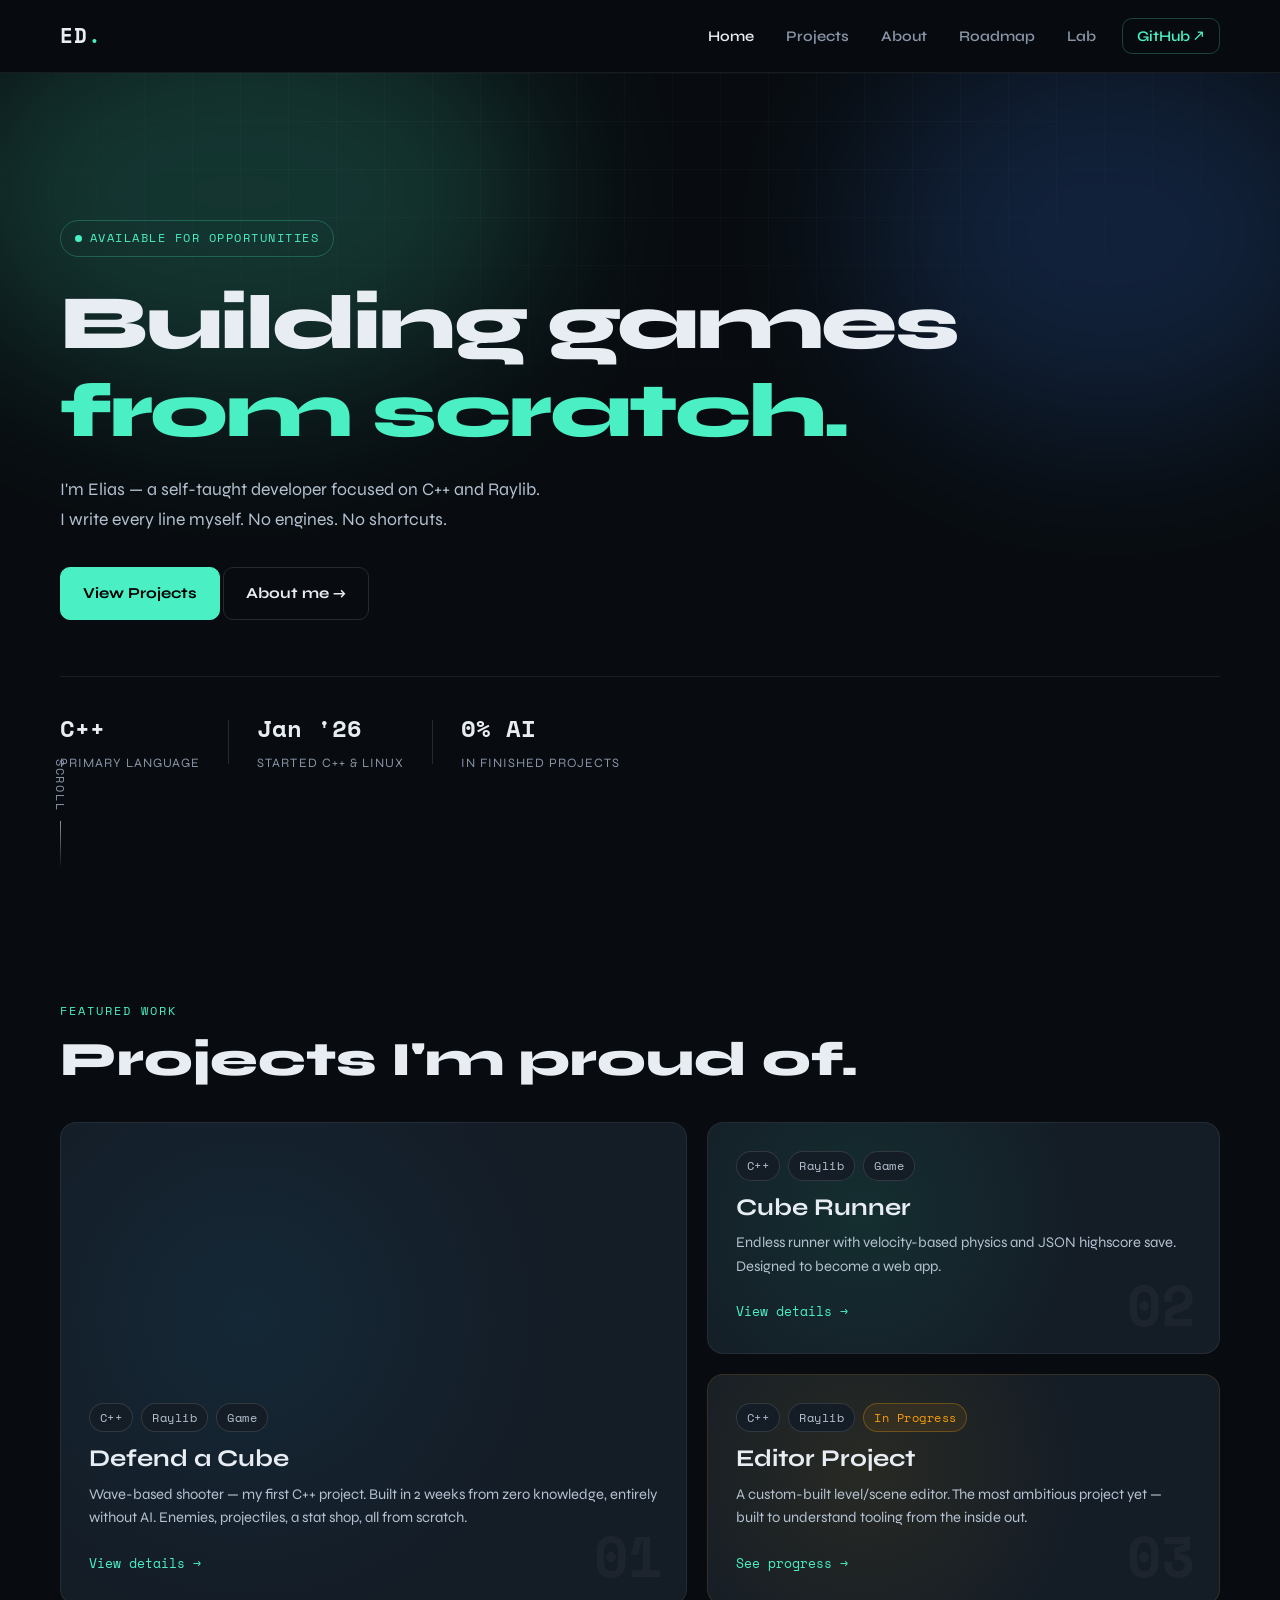
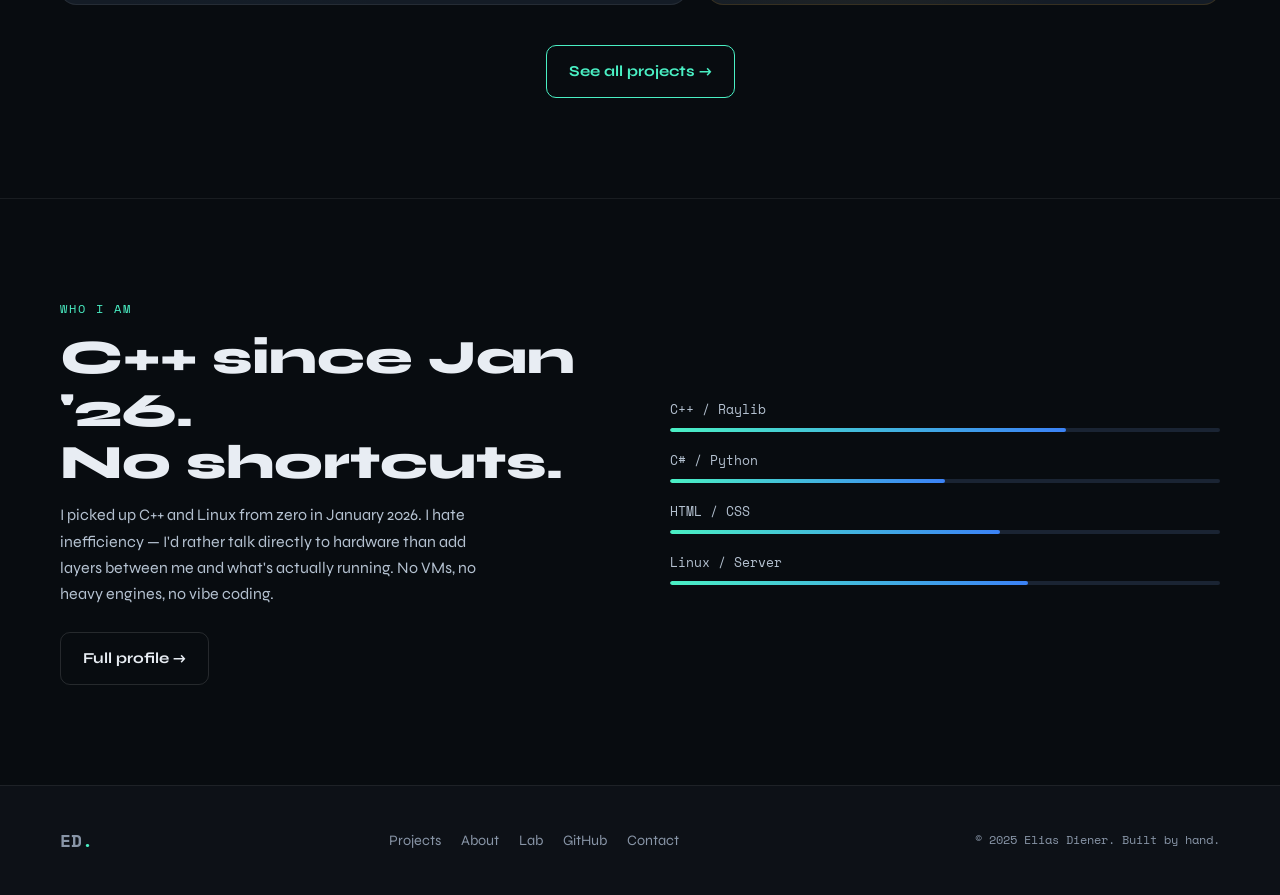
<file: index.html>
<!DOCTYPE html>
<html lang="en">
<head>
  <meta charset="UTF-8" />
  <meta name="viewport" content="width=device-width, initial-scale=1.0" />
  <title>Elias Diener — Game Developer</title>
  <link rel="preconnect" href="https://fonts.googleapis.com">
  <link href="https://fonts.googleapis.com/css2?family=Space+Mono:wght@400;700&family=Syne:wght@400;600;700;800&display=swap" rel="stylesheet">
  <link rel="stylesheet" href="css/main.css" />
  <link rel="stylesheet" href="css/index.css" />
</head>
<body>

  <!-- NAV -->
  <nav class="nav" id="nav">
    <div class="nav-inner container">
      <a href="index.html" class="logo">ED<span class="logo-dot">.</span></a>
      <button class="nav-toggle" id="navToggle" aria-label="Menu">
        <span></span><span></span><span></span>
      </button>
      <ul class="nav-links" id="navLinks">
        <li><a href="index.html" class="nav-link active">Home</a></li>
        <li><a href="projects.html" class="nav-link">Projects</a></li>
        <li><a href="about.html" class="nav-link">About</a></li>
        <li><a href="roadmap.html" class="nav-link">Roadmap</a></li>
        <li><a href="lab.html" class="nav-link">Lab</a></li>
        <li><a href="https://github.com/EliasDiener" target="_blank" class="nav-link nav-gh">GitHub ↗</a></li>
      </ul>
    </div>
  </nav>

  <!-- HERO -->
  <section class="hero">
    <div class="hero-bg">
      <div class="grid-texture"></div>
      <div class="glow glow-1"></div>
      <div class="glow glow-2"></div>
    </div>
    <div class="container hero-content">
      <div class="hero-label reveal">
        <span class="dot"></span> Available for opportunities
      </div>
      <h1 class="hero-title reveal reveal-delay-1">
        <span class="line">Building games</span>
        <span class="line accent-line">from scratch.</span>
      </h1>
      <p class="hero-sub reveal reveal-delay-2">
        I'm Elias — a self-taught developer focused on C++ and Raylib.<br>
        I write every line myself. No engines. No shortcuts.
      </p>
      <div class="hero-cta reveal reveal-delay-3">
        <a href="projects.html" class="btn btn-primary">View Projects</a>
        <a href="about.html" class="btn btn-ghost">About me →</a>
      </div>
      <div class="hero-stats reveal reveal-delay-4">
        <div class="stat">
          <span class="stat-num">C++</span>
          <span class="stat-label">Primary Language</span>
        </div>
        <div class="stat-divider"></div>
        <div class="stat">
          <span class="stat-num">Jan '26</span>
          <span class="stat-label">Started C++ &amp; Linux</span>
        </div>
        <div class="stat-divider"></div>
        <div class="stat">
          <span class="stat-num">0% AI</span>
          <span class="stat-label">In finished projects</span>
        </div>
      </div>
    </div>
    <div class="scroll-hint reveal reveal-delay-4">
      <span>scroll</span>
      <div class="scroll-line"></div>
    </div>
  </section>

  <!-- FEATURED PROJECTS -->
  <section class="featured" id="featured">
    <div class="container">
      <div class="section-label reveal">Featured Work</div>
      <h2 class="section-title reveal">Projects I'm proud of.</h2>

      <div class="featured-grid">
        <!-- Project 1 -->
        <article class="project-card project-card--large reveal">
          <div class="project-card-bg" style="--card-hue: 200"></div>
          <div class="project-card-inner">
            <div class="project-meta">
              <span class="project-tag">C++</span>
              <span class="project-tag">Raylib</span>
              <span class="project-tag">Game</span>
            </div>
            <h3 class="project-name">Defend a Cube</h3>
            <p class="project-desc">
              Wave-based shooter — my first C++ project. Built in 2 weeks from zero knowledge, entirely without AI. Enemies, projectiles, a stat shop, all from scratch.
            </p>
            <div class="project-footer">
              <a href="projects.html#game1" class="project-link">View details →</a>
            </div>
          </div>
          <div class="project-number">01</div>
        </article>

        <!-- Project 2 -->
        <article class="project-card reveal reveal-delay-1">
          <div class="project-card-bg" style="--card-hue: 160"></div>
          <div class="project-card-inner">
            <div class="project-meta">
              <span class="project-tag">C++</span>
              <span class="project-tag">Raylib</span>
              <span class="project-tag">Game</span>
            </div>
            <h3 class="project-name">Cube Runner</h3>
            <p class="project-desc">
              Endless runner with velocity-based physics and JSON highscore save. Designed to become a web app.
            </p>
            <div class="project-footer">
              <a href="projects.html#game2" class="project-link">View details →</a>
            </div>
          </div>
          <div class="project-number">02</div>
        </article>

        <!-- Project 3 — WIP -->
        <article class="project-card project-card--wip reveal reveal-delay-2">
          <div class="project-card-bg" style="--card-hue: 45"></div>
          <div class="project-card-inner">
            <div class="project-meta">
              <span class="project-tag">C++</span>
              <span class="project-tag">Raylib</span>
              <span class="project-tag wip-tag">In Progress</span>
            </div>
            <h3 class="project-name">Editor Project</h3>
            <p class="project-desc">
              A custom-built level/scene editor. The most ambitious project yet — built to understand tooling from the inside out.
            </p>
            <div class="project-footer">
              <a href="projects.html#editor" class="project-link">See progress →</a>
            </div>
          </div>
          <div class="project-number">03</div>
        </article>
      </div>

      <div class="see-all reveal">
        <a href="projects.html" class="btn btn-outline">See all projects →</a>
      </div>
    </div>
  </section>

  <!-- ABOUT TEASER -->
  <section class="about-teaser">
    <div class="container about-teaser-grid">
      <div class="about-teaser-text reveal">
        <div class="section-label">Who I am</div>
        <h2 class="section-title">C++ since Jan '26.<br>No shortcuts.</h2>
        <p>
          I picked up C++ and Linux from zero in January 2026. I hate inefficiency — I'd rather talk directly to hardware than add layers between me and what's actually running. No VMs, no heavy engines, no vibe coding.
        </p>
        <a href="about.html" class="btn btn-ghost" style="margin-top:24px">Full profile →</a>
      </div>
      <div class="about-teaser-skills reveal reveal-delay-1">
        <div class="skill-row">
          <div class="skill-bar-item">
            <span>C++ / Raylib</span>
            <div class="skill-bar"><div class="skill-fill" style="--w:72%"></div></div>
          </div>
          <div class="skill-bar-item">
            <span>C# / Python</span>
            <div class="skill-bar"><div class="skill-fill" style="--w:50%"></div></div>
          </div>
          <div class="skill-bar-item">
            <span>HTML / CSS</span>
            <div class="skill-bar"><div class="skill-fill" style="--w:60%"></div></div>
          </div>
          <div class="skill-bar-item">
            <span>Linux / Server</span>
            <div class="skill-bar"><div class="skill-fill" style="--w:65%"></div></div>
          </div>
        </div>
      </div>
    </div>
  </section>

  <!-- FOOTER -->
  <footer class="footer">
    <div class="container footer-inner">
      <div class="footer-logo">ED<span class="logo-dot">.</span></div>
      <div class="footer-links">
        <a href="projects.html">Projects</a>
        <a href="about.html">About</a>
        <a href="lab.html">Lab</a>
        <a href="https://github.com/EliasDiener" target="_blank">GitHub</a>
        <a href="mailto:eliasdiener2008@gmail.com">Contact</a>
      </div>
      <div class="footer-copy">© 2025 Elias Diener. Built by hand.</div>
    </div>
  </footer>

  <script src="js/main.js"></script>
</body>
</html>
</file>
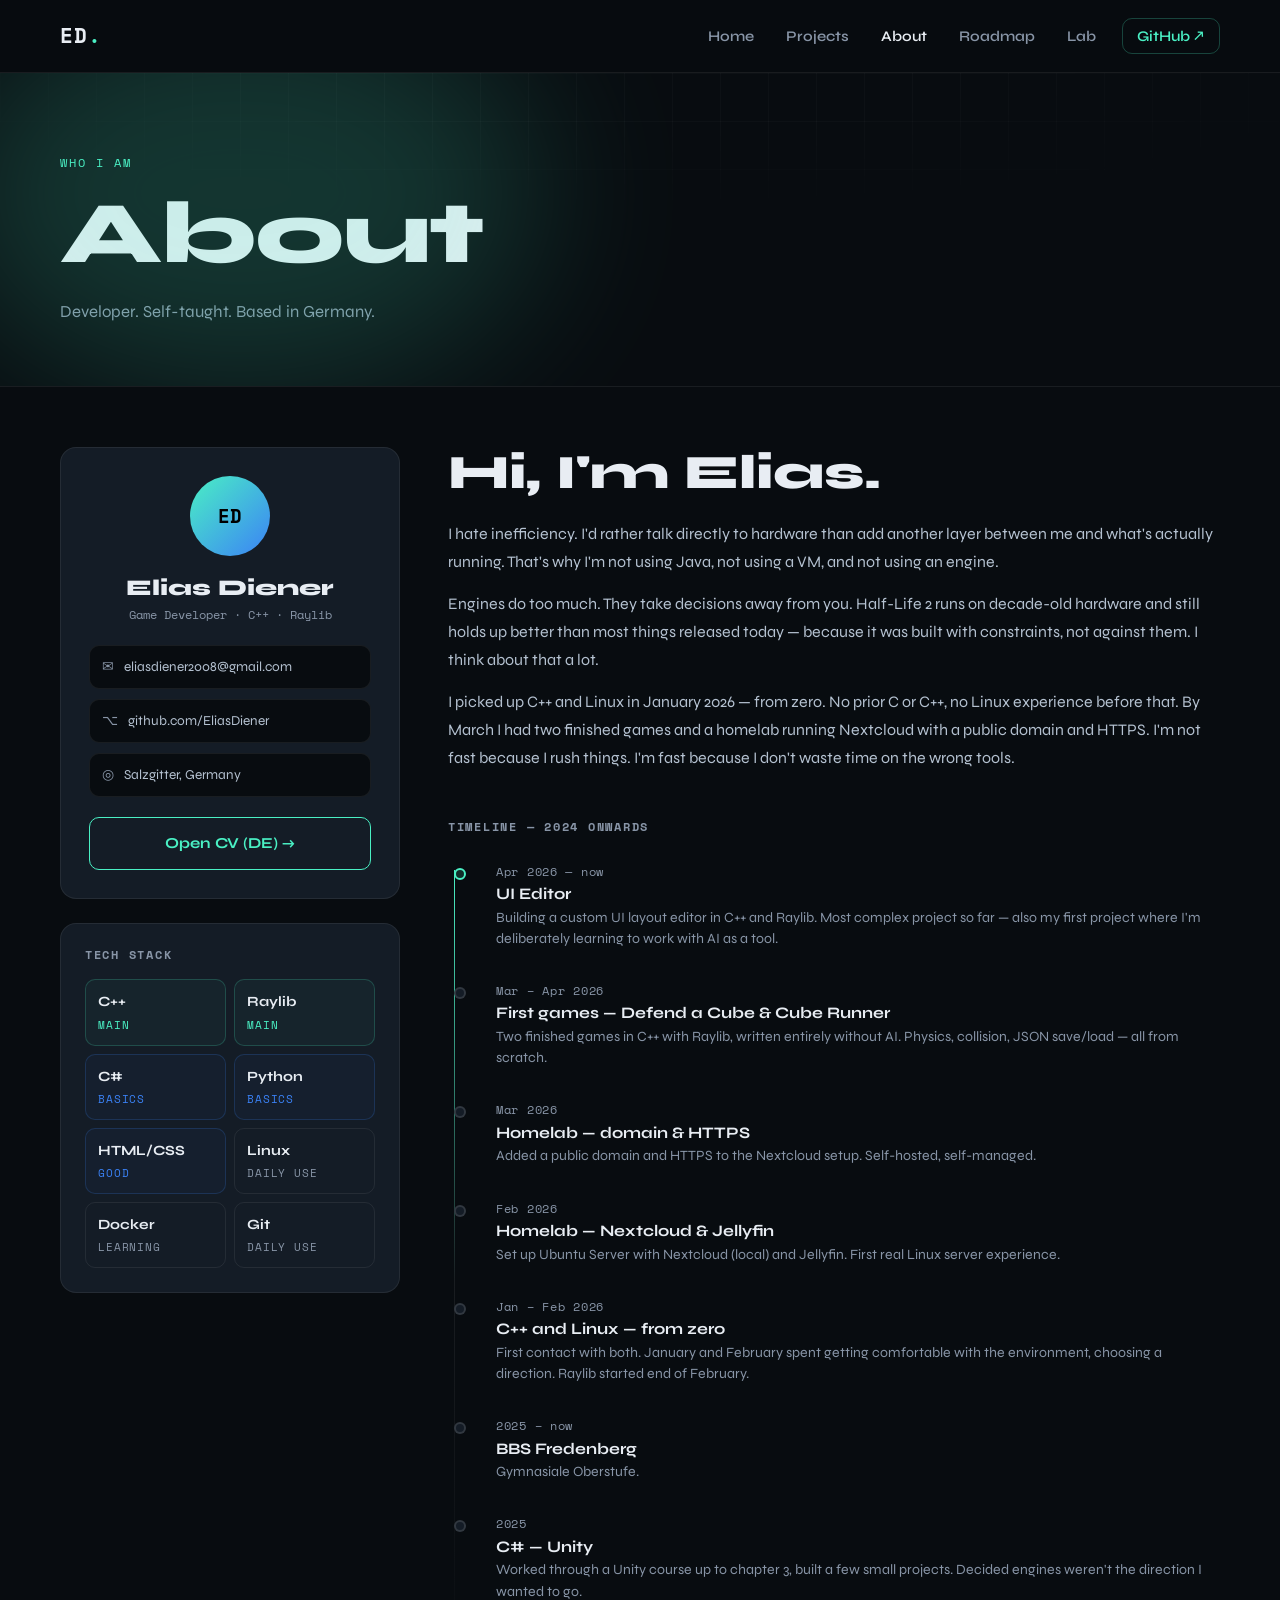
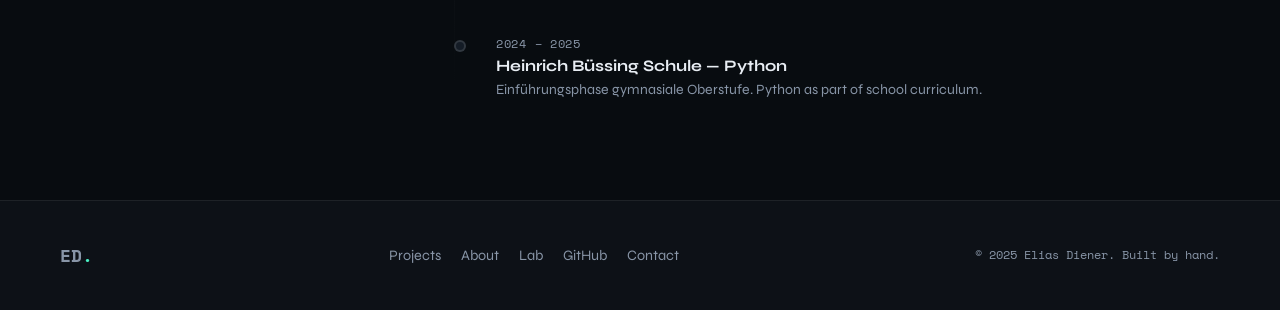
<file: about.html>
<!DOCTYPE html>
<html lang="en">
<head>
  <meta charset="UTF-8" />
  <meta name="viewport" content="width=device-width, initial-scale=1.0" />
  <title>About — Elias Diener</title>
  <link rel="preconnect" href="https://fonts.googleapis.com">
  <link href="https://fonts.googleapis.com/css2?family=Space+Mono:wght@400;700&family=Syne:wght@400;600;700;800&display=swap" rel="stylesheet">
  <link rel="stylesheet" href="css/main.css" />
  <link rel="stylesheet" href="css/about.css" />
</head>
<body>

  <nav class="nav" id="nav">
    <div class="nav-inner container">
      <a href="index.html" class="logo">ED<span class="logo-dot">.</span></a>
      <button class="nav-toggle" id="navToggle" aria-label="Menu">
        <span></span><span></span><span></span>
      </button>
      <ul class="nav-links" id="navLinks">
        <li><a href="index.html" class="nav-link">Home</a></li>
        <li><a href="projects.html" class="nav-link">Projects</a></li>
        <li><a href="about.html" class="nav-link active">About</a></li>
        <li><a href="roadmap.html" class="nav-link">Roadmap</a></li>
        <li><a href="lab.html" class="nav-link">Lab</a></li>
        <li><a href="https://github.com/EliasDiener" target="_blank" class="nav-link nav-gh">GitHub ↗</a></li>
      </ul>
    </div>
  </nav>

  <div class="page-hero">
    <div class="hero-bg">
      <div class="grid-texture"></div>
      <div class="glow glow-1"></div>
    </div>
    <div class="container">
      <div class="section-label reveal">Who I am</div>
      <h1 class="page-title reveal reveal-delay-1">About</h1>
      <p class="page-sub reveal reveal-delay-2">Developer. Self-taught. Based in Germany.</p>
    </div>
  </div>

  <main class="about-main">
    <div class="container about-grid">

      <!-- LEFT COL -->
      <div class="about-left">
        <div class="about-card reveal">
          <div class="about-avatar">
            <div class="avatar-placeholder">ED</div>
          </div>
          <div class="about-identity">
            <h2>Elias Diener</h2>
            <p class="about-role">Game Developer · C++ · Raylib</p>
          </div>
          <div class="about-contact-list">
            <a href="mailto:eliasdiener2008@gmail.com" class="contact-item">
              <span class="contact-icon">✉</span>
              eliasdiener2008@gmail.com
            </a>
            <a href="https://github.com/EliasDiener" target="_blank" class="contact-item">
              <span class="contact-icon">⌥</span>
              github.com/EliasDiener
            </a>
            <span class="contact-item">
              <span class="contact-icon">◎</span>
              Salzgitter, Germany
            </span>
          </div>
          <a href="lebenslauf.html" class="btn btn-outline btn-full">Open CV (DE) →</a>
        </div>

        <!-- SKILLS BLOCK -->
        <div class="skills-block reveal reveal-delay-1">
          <h3>Tech Stack</h3>
          <div class="stack-grid">
            <div class="stack-item level-main">
              <span class="stack-name">C++</span>
              <span class="stack-level">Main</span>
            </div>
            <div class="stack-item level-main">
              <span class="stack-name">Raylib</span>
              <span class="stack-level">Main</span>
            </div>
            <div class="stack-item level-mid">
              <span class="stack-name">C#</span>
              <span class="stack-level">Basics</span>
            </div>
            <div class="stack-item level-mid">
              <span class="stack-name">Python</span>
              <span class="stack-level">Basics</span>
            </div>
            <div class="stack-item level-mid">
              <span class="stack-name">HTML/CSS</span>
              <span class="stack-level">Good</span>
            </div>
            <div class="stack-item level-sys">
              <span class="stack-name">Linux</span>
              <span class="stack-level">Daily use</span>
            </div>
            <div class="stack-item level-sys">
              <span class="stack-name">Docker</span>
              <span class="stack-level">Learning</span>
            </div>
            <div class="stack-item level-sys">
              <span class="stack-name">Git</span>
              <span class="stack-level">Daily use</span>
            </div>
          </div>
        </div>
      </div>

      <!-- RIGHT COL -->
      <div class="about-right">
        <div class="about-text reveal">
          <h2>Hi, I'm Elias.</h2>
          <p>
            I hate inefficiency. I'd rather talk directly to hardware than add another layer between me and what's actually running. That's why I'm not using Java, not using a VM, and not using an engine.
          </p>
          <p>
            Engines do too much. They take decisions away from you. Half-Life 2 runs on decade-old hardware and still holds up better than most things released today — because it was built with constraints, not against them. I think about that a lot.
          </p>
          <p>
            I picked up C++ and Linux in January 2026 — from zero. No prior C or C++, no Linux experience before that. By March I had two finished games and a homelab running Nextcloud with a public domain and HTTPS. I'm not fast because I rush things. I'm fast because I don't waste time on the wrong tools.
          </p>
        </div>

        <!-- TIMELINE -->
        <div class="timeline-block reveal reveal-delay-1">
          <h3 class="timeline-heading">Timeline — 2024 onwards</h3>
          <div class="timeline">

            <div class="timeline-item">
              <div class="timeline-dot timeline-dot--start"></div>
              <div class="timeline-content">
                <span class="timeline-year">Apr 2026 — now</span>
                <h4>UI Editor</h4>
                <p>Building a custom UI layout editor in C++ and Raylib. Most complex project so far — also my first project where I'm deliberately learning to work with AI as a tool.</p>
              </div>
            </div>

            <div class="timeline-item">
              <div class="timeline-dot"></div>
              <div class="timeline-content">
                <span class="timeline-year">Mar – Apr 2026</span>
                <h4>First games — Defend a Cube &amp; Cube Runner</h4>
                <p>Two finished games in C++ with Raylib, written entirely without AI. Physics, collision, JSON save/load — all from scratch.</p>
              </div>
            </div>

            <div class="timeline-item">
              <div class="timeline-dot"></div>
              <div class="timeline-content">
                <span class="timeline-year">Mar 2026</span>
                <h4>Homelab — domain &amp; HTTPS</h4>
                <p>Added a public domain and HTTPS to the Nextcloud setup. Self-hosted, self-managed.</p>
              </div>
            </div>

            <div class="timeline-item">
              <div class="timeline-dot"></div>
              <div class="timeline-content">
                <span class="timeline-year">Feb 2026</span>
                <h4>Homelab — Nextcloud &amp; Jellyfin</h4>
                <p>Set up Ubuntu Server with Nextcloud (local) and Jellyfin. First real Linux server experience.</p>
              </div>
            </div>

            <div class="timeline-item">
              <div class="timeline-dot"></div>
              <div class="timeline-content">
                <span class="timeline-year">Jan – Feb 2026</span>
                <h4>C++ and Linux — from zero</h4>
                <p>First contact with both. January and February spent getting comfortable with the environment, choosing a direction. Raylib started end of February.</p>
              </div>
            </div>

            <div class="timeline-item">
              <div class="timeline-dot"></div>
              <div class="timeline-content">
                <span class="timeline-year">2025 – now</span>
                <h4>BBS Fredenberg</h4>
                <p>Gymnasiale Oberstufe.</p>
              </div>
            </div>

            <div class="timeline-item">
              <div class="timeline-dot"></div>
              <div class="timeline-content">
                <span class="timeline-year">2025</span>
                <h4>C# — Unity</h4>
                <p>Worked through a Unity course up to chapter 3, built a few small projects. Decided engines weren't the direction I wanted to go.</p>
              </div>
            </div>

            <div class="timeline-item">
              <div class="timeline-dot"></div>
              <div class="timeline-content">
                <span class="timeline-year">2024 – 2025</span>
                <h4>Heinrich Büssing Schule — Python</h4>
                <p>Einführungsphase gymnasiale Oberstufe. Python as part of school curriculum.</p>
              </div>
            </div>

          </div>
        </div>
      </div>

    </div>
  </main>

  <footer class="footer">
    <div class="container footer-inner">
      <div class="footer-logo">ED<span class="logo-dot">.</span></div>
      <div class="footer-links">
        <a href="projects.html">Projects</a>
        <a href="about.html">About</a>
        <a href="lab.html">Lab</a>
        <a href="https://github.com/EliasDiener" target="_blank">GitHub</a>
        <a href="mailto:eliasdiener2008@gmail.com">Contact</a>
      </div>
      <div class="footer-copy">© 2025 Elias Diener. Built by hand.</div>
    </div>
  </footer>

  <script src="js/main.js"></script>
</body>
</html>
</file>
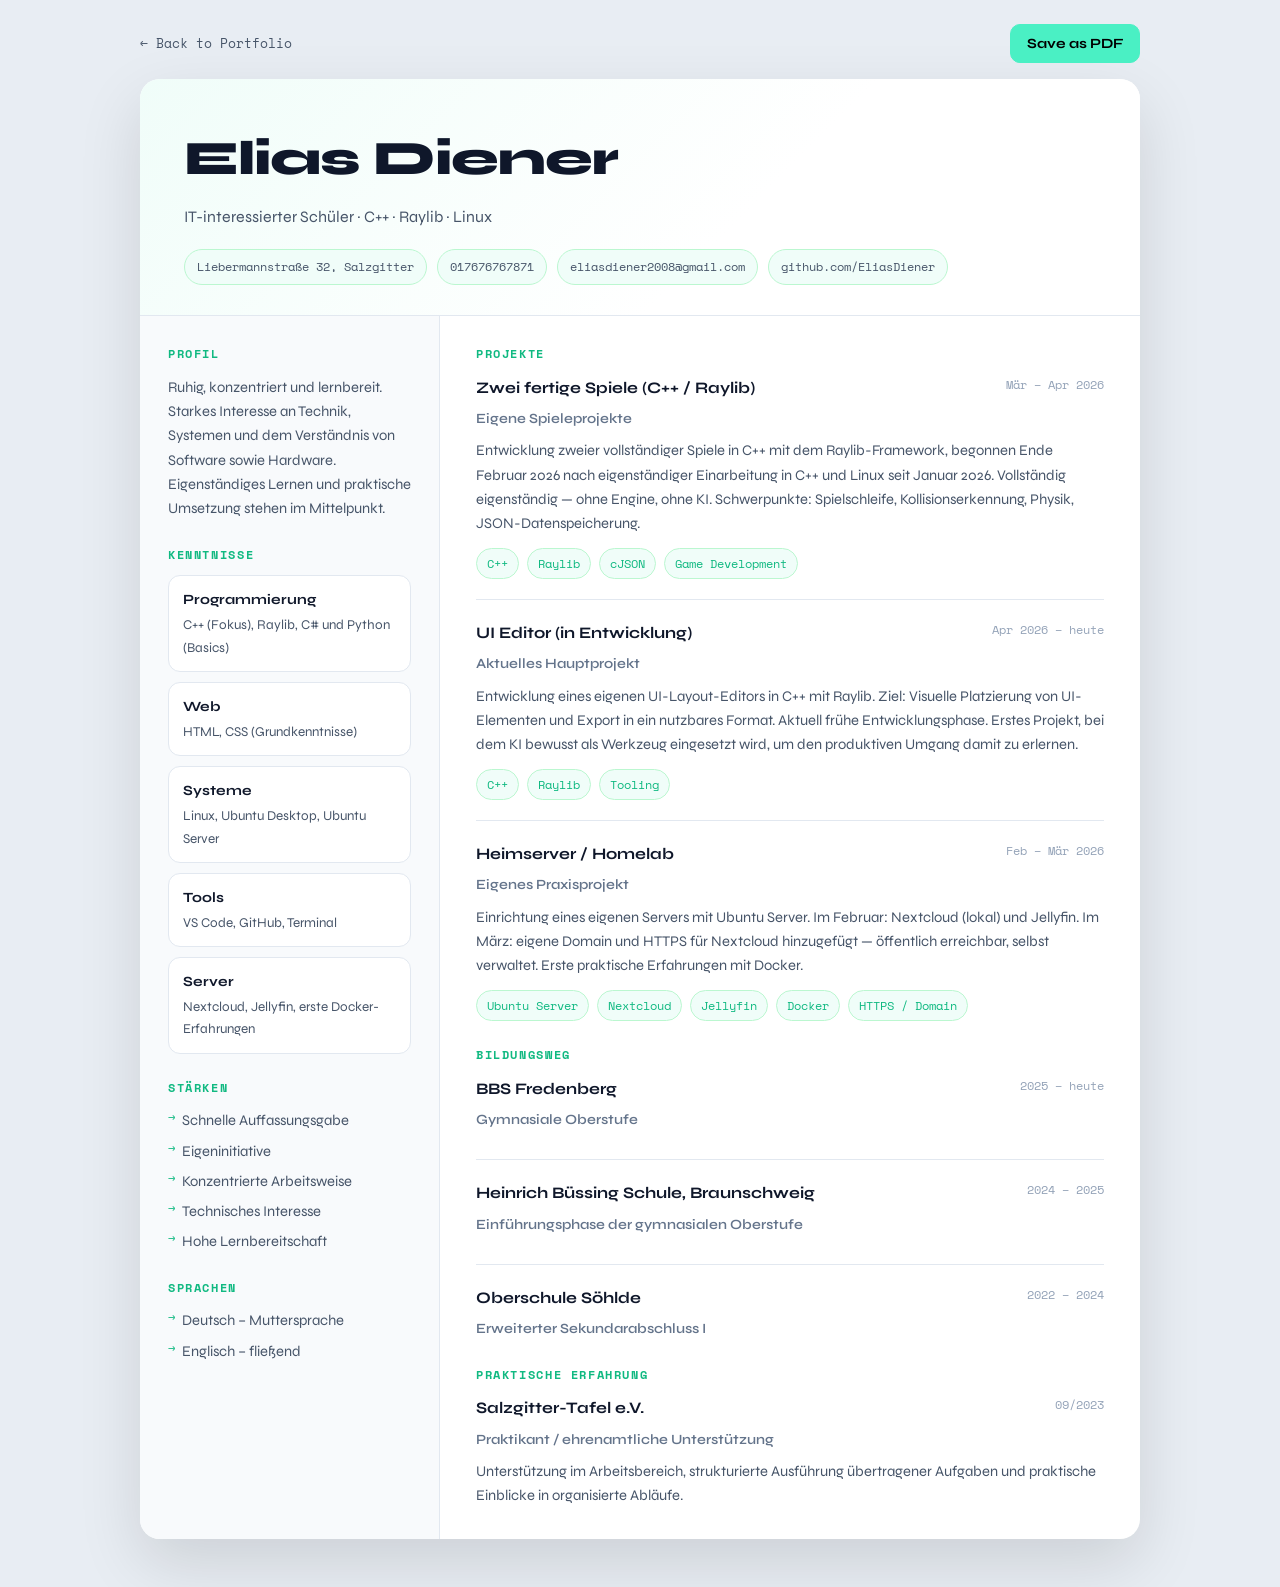
<file: lebenslauf.html>
<!DOCTYPE html>
<html lang="de">
<head>
  <meta charset="UTF-8" />
  <meta name="viewport" content="width=device-width, initial-scale=1.0" />
  <title>Lebenslauf | Elias Diener</title>
  <link rel="preconnect" href="https://fonts.googleapis.com">
  <link href="https://fonts.googleapis.com/css2?family=Space+Mono:wght@400;700&family=Syne:wght@400;600;700;800&display=swap" rel="stylesheet">
  <link rel="stylesheet" href="css/main.css" />
  <style>
    /* Lebenslauf-specific overrides — print-optimized, light theme */
    body { background: #e8edf3; }

    .cv-toolbar {
      width: min(92%, 1000px);
      margin: 24px auto 16px;
      display: flex;
      justify-content: space-between;
      align-items: center;
      gap: 12px;
      flex-wrap: wrap;
    }
    .cv-toolbar .back {
      font-family: 'Space Mono', monospace;
      font-size: 0.8rem;
      color: #475569;
      display: flex; align-items: center; gap: 6px;
    }
    .cv-toolbar .back:hover { color: #0f172a; }

    .cv-page {
      width: min(92%, 1000px);
      margin: 0 auto 48px;
      background: #ffffff;
      border-radius: 20px;
      box-shadow: 0 24px 64px rgba(0,0,0,0.12);
      overflow: hidden;
      font-family: 'Syne', sans-serif;
      color: #0f172a;
    }

    .cv-top {
      padding: 40px 44px 30px;
      background: linear-gradient(135deg, #f0fdf9 0%, #fff 60%);
      border-bottom: 1px solid #e2e8f0;
    }
    .cv-name {
      font-size: clamp(2.2rem, 5vw, 3rem);
      font-weight: 800;
      letter-spacing: -0.02em;
      color: #0f172a;
      margin-bottom: 6px;
    }
    .cv-role {
      font-size: 1rem;
      color: #475569;
      margin-bottom: 18px;
    }
    .cv-contact {
      display: flex;
      flex-wrap: wrap;
      gap: 10px;
    }
    .cv-contact span,
    .cv-contact a {
      font-family: 'Space Mono', monospace;
      font-size: 0.78rem;
      color: #475569;
      background: #f0fdf9;
      border: 1px solid #bbf7d0;
      padding: 7px 12px;
      border-radius: 999px;
      text-decoration: none;
    }
    .cv-contact a:hover { color: #0f172a; }

    .cv-layout {
      display: grid;
      grid-template-columns: 300px 1fr;
    }
    .cv-sidebar {
      background: #f8fafc;
      border-right: 1px solid #e2e8f0;
      padding: 32px 28px;
    }
    .cv-main { padding: 32px 36px; }

    .cv-section { margin-bottom: 28px; }
    .cv-section:last-child { margin-bottom: 0; }
    .cv-section h2 {
      font-family: 'Space Mono', monospace;
      font-size: 0.72rem;
      letter-spacing: 0.14em;
      text-transform: uppercase;
      color: #10b981;
      margin-bottom: 14px;
    }
    .cv-section p,
    .cv-section li {
      font-size: 0.92rem;
      color: #475569;
      line-height: 1.65;
    }

    .cv-skill-block { display: flex; flex-direction: column; gap: 10px; }
    .cv-skill-item {
      padding: 12px 14px;
      border: 1px solid #e2e8f0;
      border-radius: 12px;
      background: #fff;
    }
    .cv-skill-item strong {
      display: block;
      font-size: 0.88rem;
      color: #0f172a;
      margin-bottom: 3px;
    }
    .cv-skill-item p { font-size: 0.84rem; }

    .cv-strength-list { list-style: none; display: flex; flex-direction: column; gap: 6px; }
    .cv-strength-list li {
      padding-left: 14px;
      position: relative;
    }
    .cv-strength-list li::before {
      content: '→';
      position: absolute;
      left: 0;
      color: #10b981;
      font-family: 'Space Mono', monospace;
      font-size: 0.75rem;
    }

    .cv-entry {
      padding-bottom: 20px;
      margin-bottom: 20px;
      border-bottom: 1px solid #e2e8f0;
    }
    .cv-entry:last-child { padding-bottom: 0; margin-bottom: 0; border-bottom: none; }
    .cv-entry-head {
      display: flex;
      justify-content: space-between;
      gap: 12px;
      align-items: flex-start;
      margin-bottom: 6px;
    }
    .cv-entry-title { font-weight: 700; font-size: 1rem; color: #0f172a; }
    .cv-entry-time {
      font-family: 'Space Mono', monospace;
      font-size: 0.78rem;
      color: #94a3b8;
      white-space: nowrap;
    }
    .cv-entry-sub {
      font-size: 0.88rem;
      font-weight: 600;
      color: #64748b;
      margin-bottom: 8px;
    }
    .cv-tag-wrap { display: flex; flex-wrap: wrap; gap: 8px; margin-top: 12px; }
    .cv-tag {
      font-family: 'Space Mono', monospace;
      font-size: 0.74rem;
      color: #10b981;
      background: #f0fdf9;
      border: 1px solid #bbf7d0;
      padding: 5px 10px;
      border-radius: 999px;
    }

    @media (max-width: 800px) {
      .cv-top { padding: 28px 24px 20px; }
      .cv-layout { grid-template-columns: 1fr; }
      .cv-sidebar { border-right: none; border-bottom: 1px solid #e2e8f0; }
      .cv-main { padding: 24px; }
    }
    @media print {
      body { background: #fff; }
      .cv-toolbar { display: none; }
      .cv-page { box-shadow: none; border-radius: 0; max-width: none; margin: 0; }
      a { color: inherit; text-decoration: none; }
    }
  </style>
</head>
<body>
  <div class="cv-toolbar">
    <a href="index.html" class="back">← Back to Portfolio</a>
    <button onclick="window.print()" class="btn btn-primary btn-sm">Save as PDF</button>
  </div>

  <main class="cv-page">
    <header class="cv-top">
      <div class="cv-name">Elias Diener</div>
      <div class="cv-role">IT-interessierter Schüler · C++ · Raylib · Linux</div>
      <div class="cv-contact">
        <span>Liebermannstraße 32, Salzgitter</span>
        <span>017676767871</span>
        <a href="mailto:eliasdiener2008@gmail.com">eliasdiener2008@gmail.com</a>
        <a href="https://github.com/EliasDiener" target="_blank">github.com/EliasDiener</a>
      </div>
    </header>

    <section class="cv-layout">
      <aside class="cv-sidebar">
        <div class="cv-section">
          <h2>Profil</h2>
          <p>Ruhig, konzentriert und lernbereit. Starkes Interesse an Technik, Systemen und dem Verständnis von Software sowie Hardware. Eigenständiges Lernen und praktische Umsetzung stehen im Mittelpunkt.</p>
        </div>

        <div class="cv-section">
          <h2>Kenntnisse</h2>
          <div class="cv-skill-block">
            <div class="cv-skill-item">
              <strong>Programmierung</strong>
              <p>C++ (Fokus), Raylib, C# und Python (Basics)</p>
            </div>
            <div class="cv-skill-item">
              <strong>Web</strong>
              <p>HTML, CSS (Grundkenntnisse)</p>
            </div>
            <div class="cv-skill-item">
              <strong>Systeme</strong>
              <p>Linux, Ubuntu Desktop, Ubuntu Server</p>
            </div>
            <div class="cv-skill-item">
              <strong>Tools</strong>
              <p>VS Code, GitHub, Terminal</p>
            </div>
            <div class="cv-skill-item">
              <strong>Server</strong>
              <p>Nextcloud, Jellyfin, erste Docker-Erfahrungen</p>
            </div>
          </div>
        </div>

        <div class="cv-section">
          <h2>Stärken</h2>
          <ul class="cv-strength-list">
            <li>Schnelle Auffassungsgabe</li>
            <li>Eigeninitiative</li>
            <li>Konzentrierte Arbeitsweise</li>
            <li>Technisches Interesse</li>
            <li>Hohe Lernbereitschaft</li>
          </ul>
        </div>

        <div class="cv-section">
          <h2>Sprachen</h2>
          <ul class="cv-strength-list">
            <li>Deutsch – Muttersprache</li>
            <li>Englisch – fließend</li>
          </ul>
        </div>
      </aside>

      <div class="cv-main">
        <div class="cv-section">
          <h2>Projekte</h2>

          <article class="cv-entry">
            <div class="cv-entry-head">
              <div class="cv-entry-title">Zwei fertige Spiele (C++ / Raylib)</div>
              <div class="cv-entry-time">Mär – Apr 2026</div>
            </div>
            <div class="cv-entry-sub">Eigene Spieleprojekte</div>
            <p>Entwicklung zweier vollständiger Spiele in C++ mit dem Raylib-Framework, begonnen Ende Februar 2026 nach eigenständiger Einarbeitung in C++ und Linux seit Januar 2026. Vollständig eigenständig — ohne Engine, ohne KI. Schwerpunkte: Spielschleife, Kollisionserkennung, Physik, JSON-Datenspeicherung.</p>
            <div class="cv-tag-wrap">
              <span class="cv-tag">C++</span>
              <span class="cv-tag">Raylib</span>
              <span class="cv-tag">cJSON</span>
              <span class="cv-tag">Game Development</span>
            </div>
          </article>

          <article class="cv-entry">
            <div class="cv-entry-head">
              <div class="cv-entry-title">UI Editor (in Entwicklung)</div>
              <div class="cv-entry-time">Apr 2026 – heute</div>
            </div>
            <div class="cv-entry-sub">Aktuelles Hauptprojekt</div>
            <p>Entwicklung eines eigenen UI-Layout-Editors in C++ mit Raylib. Ziel: Visuelle Platzierung von UI-Elementen und Export in ein nutzbares Format. Aktuell frühe Entwicklungsphase. Erstes Projekt, bei dem KI bewusst als Werkzeug eingesetzt wird, um den produktiven Umgang damit zu erlernen.</p>
            <div class="cv-tag-wrap">
              <span class="cv-tag">C++</span>
              <span class="cv-tag">Raylib</span>
              <span class="cv-tag">Tooling</span>
            </div>
          </article>

          <article class="cv-entry">
            <div class="cv-entry-head">
              <div class="cv-entry-title">Heimserver / Homelab</div>
              <div class="cv-entry-time">Feb – Mär 2026</div>
            </div>
            <div class="cv-entry-sub">Eigenes Praxisprojekt</div>
            <p>Einrichtung eines eigenen Servers mit Ubuntu Server. Im Februar: Nextcloud (lokal) und Jellyfin. Im März: eigene Domain und HTTPS für Nextcloud hinzugefügt — öffentlich erreichbar, selbst verwaltet. Erste praktische Erfahrungen mit Docker.</p>
            <div class="cv-tag-wrap">
              <span class="cv-tag">Ubuntu Server</span>
              <span class="cv-tag">Nextcloud</span>
              <span class="cv-tag">Jellyfin</span>
              <span class="cv-tag">Docker</span>
              <span class="cv-tag">HTTPS / Domain</span>
            </div>
          </article>
        </div>

        <div class="cv-section">
          <h2>Bildungsweg</h2>
          <article class="cv-entry">
            <div class="cv-entry-head">
              <div class="cv-entry-title">BBS Fredenberg</div>
              <div class="cv-entry-time">2025 – heute</div>
            </div>
            <div class="cv-entry-sub">Gymnasiale Oberstufe</div>
          </article>
          <article class="cv-entry">
            <div class="cv-entry-head">
              <div class="cv-entry-title">Heinrich Büssing Schule, Braunschweig</div>
              <div class="cv-entry-time">2024 – 2025</div>
            </div>
            <div class="cv-entry-sub">Einführungsphase der gymnasialen Oberstufe</div>
          </article>
          <article class="cv-entry">
            <div class="cv-entry-head">
              <div class="cv-entry-title">Oberschule Söhlde</div>
              <div class="cv-entry-time">2022 – 2024</div>
            </div>
            <div class="cv-entry-sub">Erweiterter Sekundarabschluss I</div>
          </article>
        </div>

        <div class="cv-section">
          <h2>Praktische Erfahrung</h2>
          <article class="cv-entry">
            <div class="cv-entry-head">
              <div class="cv-entry-title">Salzgitter-Tafel e.V.</div>
              <div class="cv-entry-time">09/2023</div>
            </div>
            <div class="cv-entry-sub">Praktikant / ehrenamtliche Unterstützung</div>
            <p>Unterstützung im Arbeitsbereich, strukturierte Ausführung übertragener Aufgaben und praktische Einblicke in organisierte Abläufe.</p>
          </article>
        </div>
      </div>
    </section>
  </main>
</body>
</html>
</file>
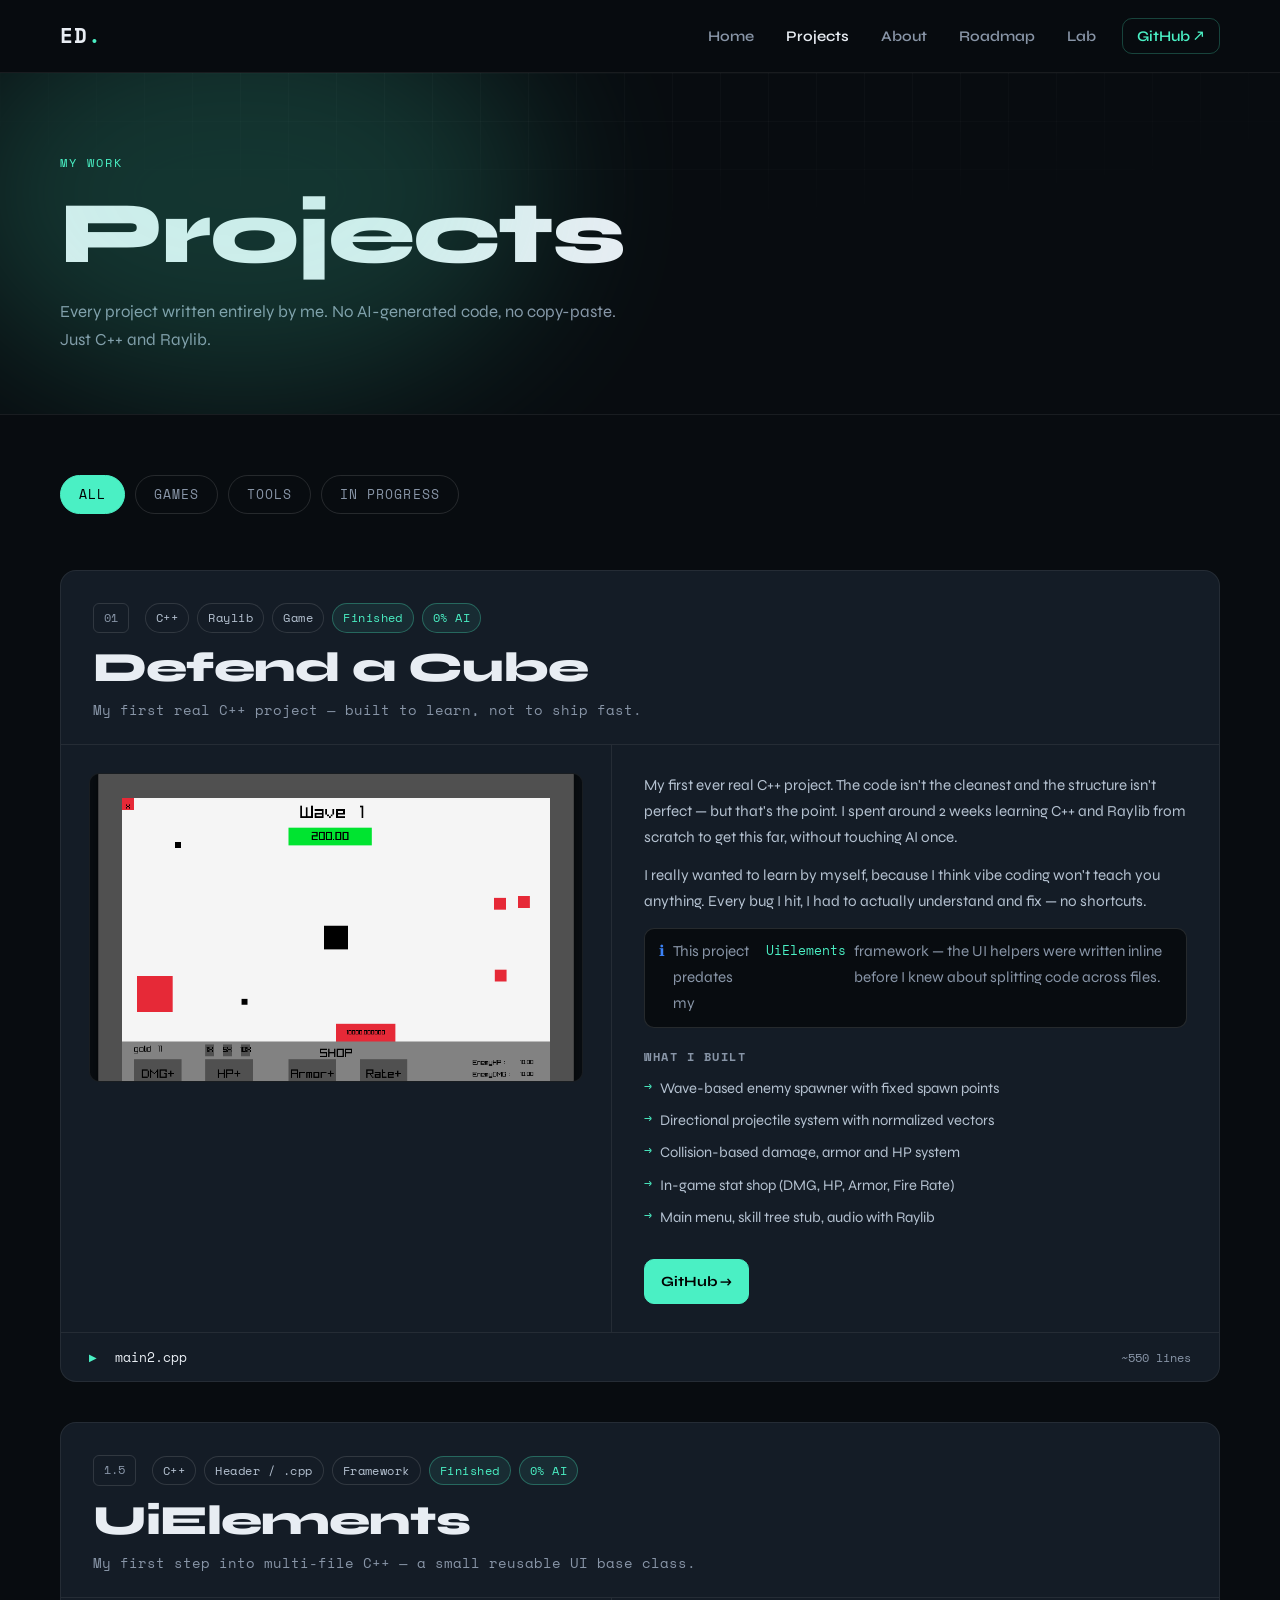
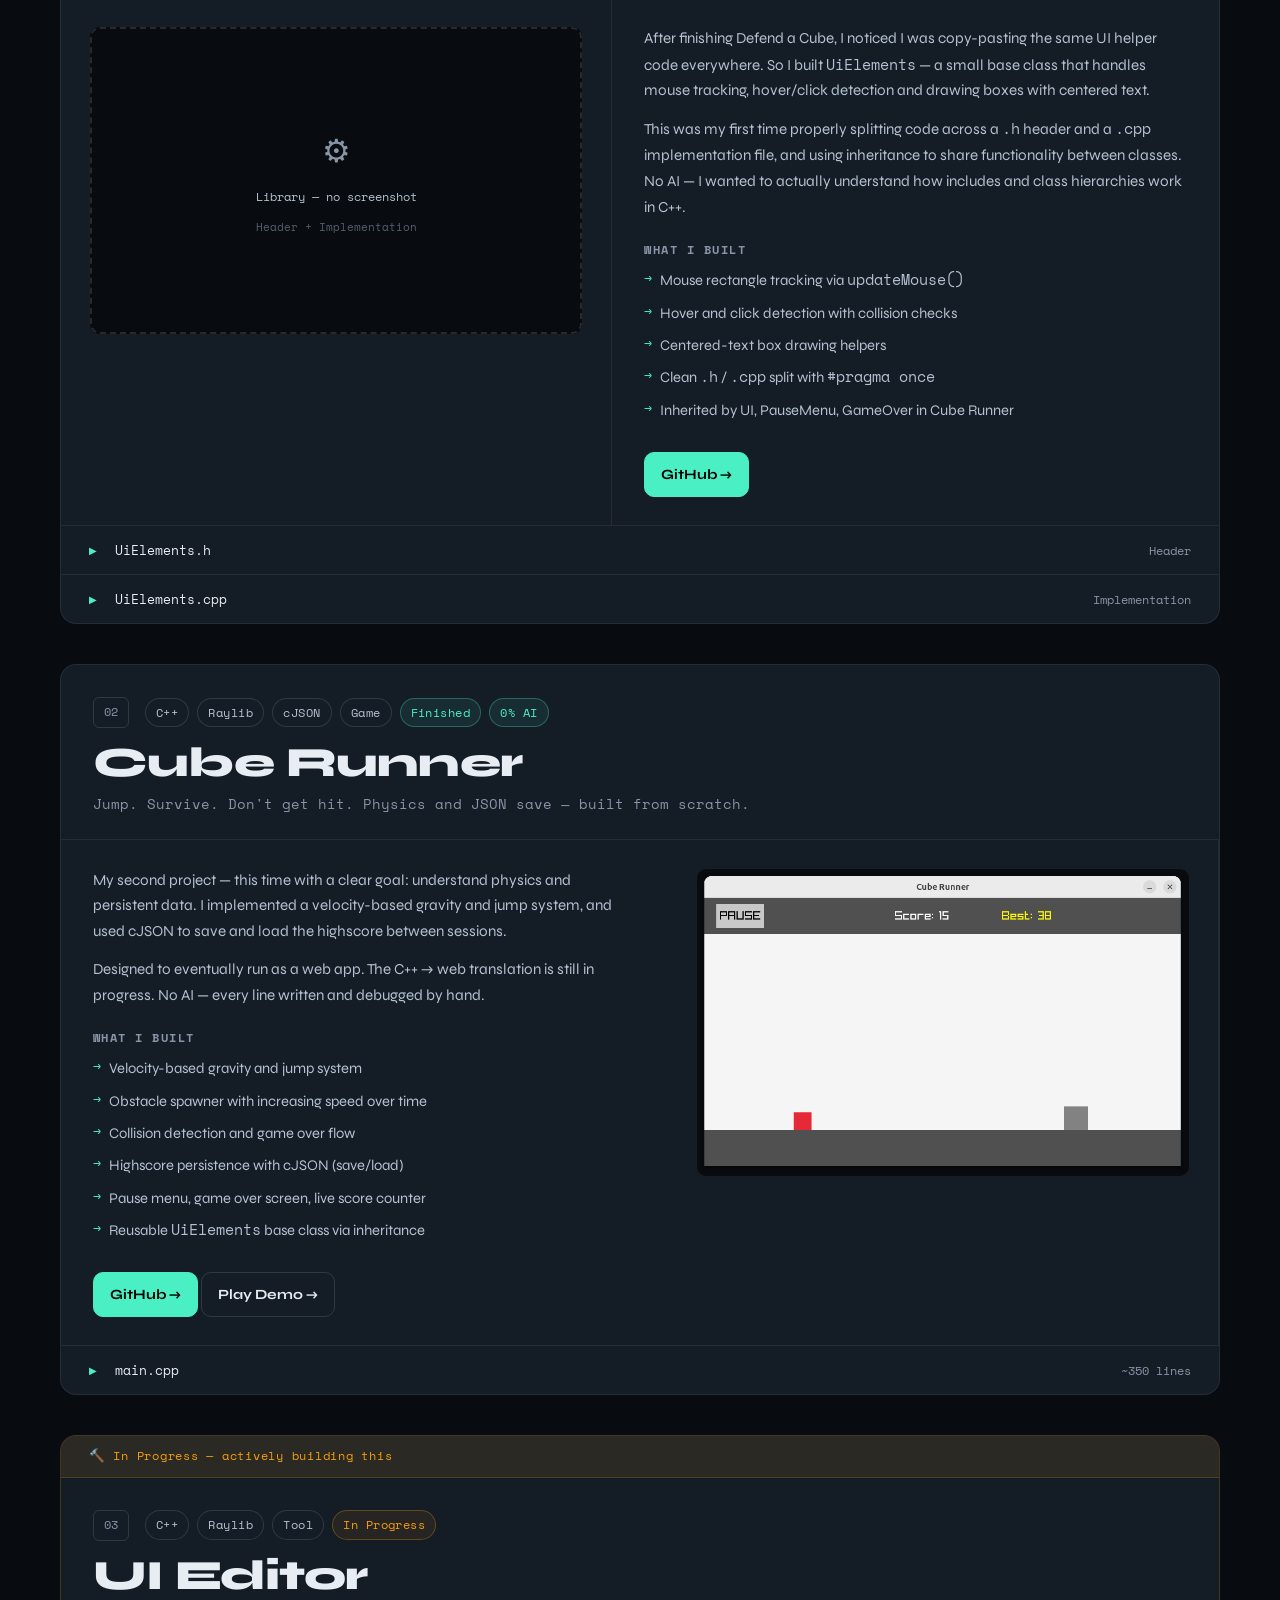
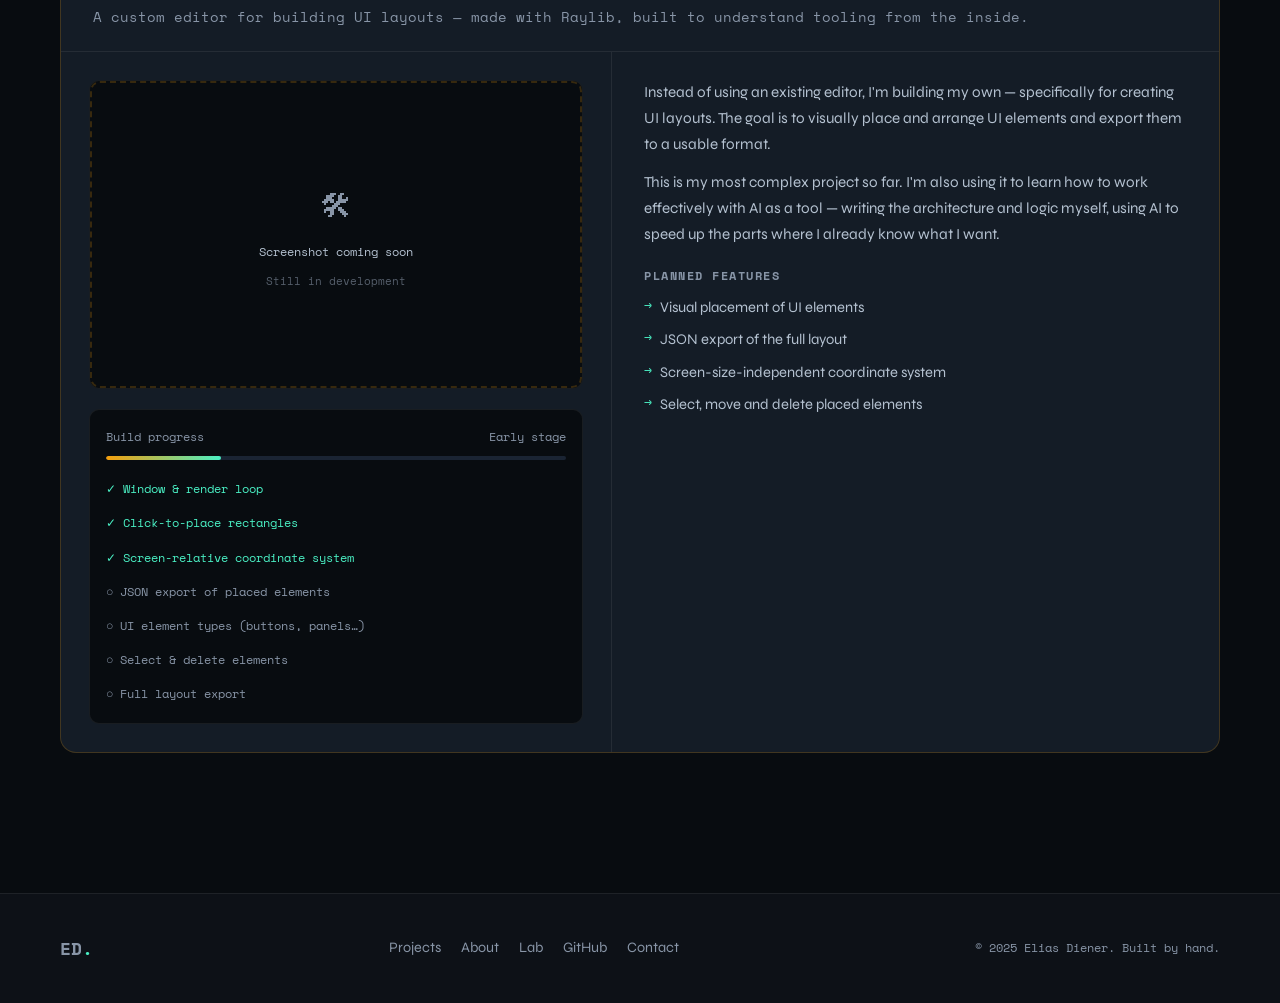
<file: projects.html>
<!DOCTYPE html>
<html lang="en">
<head>
  <meta charset="UTF-8" />
  <meta name="viewport" content="width=device-width, initial-scale=1.0" />
  <title>Projects — Elias Diener</title>
  <link rel="preconnect" href="https://fonts.googleapis.com">
  <link href="https://fonts.googleapis.com/css2?family=Space+Mono:wght@400;700&family=Syne:wght@400;600;700;800&display=swap" rel="stylesheet">
  <link rel="stylesheet" href="css/main.css" />
  <link rel="stylesheet" href="css/projects.css" />
</head>
<body>

  <nav class="nav" id="nav">
    <div class="nav-inner container">
      <a href="index.html" class="logo">ED<span class="logo-dot">.</span></a>
      <button class="nav-toggle" id="navToggle" aria-label="Menu">
        <span></span><span></span><span></span>
      </button>
      <ul class="nav-links" id="navLinks">
        <li><a href="index.html" class="nav-link">Home</a></li>
        <li><a href="projects.html" class="nav-link active">Projects</a></li>
        <li><a href="about.html" class="nav-link">About</a></li>
        <li><a href="roadmap.html" class="nav-link">Roadmap</a></li>
        <li><a href="lab.html" class="nav-link">Lab</a></li>
        <li><a href="https://github.com/EliasDiener" target="_blank" class="nav-link nav-gh">GitHub ↗</a></li>
      </ul>
    </div>
  </nav>

  <div class="page-hero">
    <div class="hero-bg">
      <div class="grid-texture"></div>
      <div class="glow glow-1"></div>
    </div>
    <div class="container">
      <div class="section-label reveal">My work</div>
      <h1 class="page-title reveal reveal-delay-1">Projects</h1>
      <p class="page-sub reveal reveal-delay-2">Every project written entirely by me. No AI-generated code, no copy-paste. Just C++ and Raylib.</p>
    </div>
  </div>

  <main class="projects-main">
    <div class="container">

      <div class="filter-bar reveal">
        <button class="filter-btn active" data-filter="all">All</button>
        <button class="filter-btn" data-filter="game">Games</button>
        <button class="filter-btn" data-filter="tool">Tools</button>
        <button class="filter-btn" data-filter="wip">In Progress</button>
      </div>

      <!-- 01 DEFEND A CUBE -->
      <article class="project-showcase reveal" id="game1" data-category="game">
        <div class="showcase-header">
          <div class="showcase-meta">
            <span class="showcase-num">01</span>
            <div class="tag-row">
              <span class="project-tag">C++</span>
              <span class="project-tag">Raylib</span>
              <span class="project-tag">Game</span>
              <span class="project-tag tag-done">Finished</span>
              <span class="project-tag tag-done">0% AI</span>
            </div>
          </div>
          <h2 class="showcase-title">Defend a Cube</h2>
          <p class="showcase-tagline">My first real C++ project — built to learn, not to ship fast.</p>
        </div>
        <div class="showcase-body">
          <div class="showcase-left">
            <div class="showcase-screen">
              <img src="assets/img/game1-screen.png" alt="Defend a Cube" />
            </div>
          </div>
          <div class="showcase-right">
            <div class="showcase-desc">
              <p>My first ever real C++ project. The code isn't the cleanest and the structure isn't perfect — but that's the point. I spent around 2 weeks learning C++ and Raylib from scratch to get this far, without touching AI once.</p>
              <p style="margin-top:12px">I really wanted to learn by myself, because I think vibe coding won't teach you anything. Every bug I hit, I had to actually understand and fix — no shortcuts.</p>
              <p class="code-note" style="margin-top:14px"><span class="note-icon">ℹ</span> This project predates my <code>UiElements</code> framework — the UI helpers were written inline before I knew about splitting code across files.</p>
            </div>
            <div class="feature-list">
              <h3>What I built</h3>
              <ul>
                <li>Wave-based enemy spawner with fixed spawn points</li>
                <li>Directional projectile system with normalized vectors</li>
                <li>Collision-based damage, armor and HP system</li>
                <li>In-game stat shop (DMG, HP, Armor, Fire Rate)</li>
                <li>Main menu, skill tree stub, audio with Raylib</li>
              </ul>
            </div>
            <div class="showcase-actions">
              <a href="https://github.com/EliasDiener" target="_blank" class="btn btn-primary btn-sm">GitHub →</a>
            </div>
          </div>
        </div>
        <div class="code-accordion">
          <button class="accordion-toggle" data-target="code-game1-main">
            <span class="acc-icon">▶</span>
            <span class="acc-filename">main2.cpp</span>
            <span class="acc-lines">~550 lines</span>
          </button>
          <div class="accordion-body" id="code-game1-main">
            <div class="code-header">
              <span class="code-filename">main2.cpp</span>
              <span class="code-lang">C++</span>
            </div>
            <pre><code class="cpp-code" data-src="sources/main2.cpp.txt"></code></pre>
          </div>
        </div>
      </article>

      <!-- 1.5 UIELEMENTS -->
      <article class="project-showcase reveal" id="uielements" data-category="tool">
        <div class="showcase-header">
          <div class="showcase-meta">
            <span class="showcase-num">1.5</span>
            <div class="tag-row">
              <span class="project-tag">C++</span>
              <span class="project-tag">Header / .cpp</span>
              <span class="project-tag">Framework</span>
              <span class="project-tag tag-done">Finished</span>
              <span class="project-tag tag-done">0% AI</span>
            </div>
          </div>
          <h2 class="showcase-title">UiElements</h2>
          <p class="showcase-tagline">My first step into multi-file C++ — a small reusable UI base class.</p>
        </div>
        <div class="showcase-body">
          <div class="showcase-left">
            <div class="showcase-screen">
              <div class="screen-placeholder">
                <span class="screen-icon">⚙</span>
                <p>Library — no screenshot</p>
                <code>Header + Implementation</code>
              </div>
            </div>
          </div>
          <div class="showcase-right">
            <div class="showcase-desc">
              <p>After finishing Defend a Cube, I noticed I was copy-pasting the same UI helper code everywhere. So I built <code>UiElements</code> — a small base class that handles mouse tracking, hover/click detection and drawing boxes with centered text.</p>
              <p style="margin-top:12px">This was my first time properly splitting code across a <code>.h</code> header and a <code>.cpp</code> implementation file, and using inheritance to share functionality between classes. No AI — I wanted to actually understand how includes and class hierarchies work in C++.</p>
            </div>
            <div class="feature-list">
              <h3>What I built</h3>
              <ul>
                <li>Mouse rectangle tracking via <code>updateMouse()</code></li>
                <li>Hover and click detection with collision checks</li>
                <li>Centered-text box drawing helpers</li>
                <li>Clean <code>.h</code> / <code>.cpp</code> split with <code>#pragma once</code></li>
                <li>Inherited by UI, PauseMenu, GameOver in Cube Runner</li>
              </ul>
            </div>
            <div class="showcase-actions">
              <a href="https://github.com/EliasDiener" target="_blank" class="btn btn-primary btn-sm">GitHub →</a>
            </div>
          </div>
        </div>
        <div class="code-accordion">
          <button class="accordion-toggle" data-target="code-ui-h">
            <span class="acc-icon">▶</span>
            <span class="acc-filename">UiElements.h</span>
            <span class="acc-lines">Header</span>
          </button>
          <div class="accordion-body" id="code-ui-h">
            <div class="code-header">
              <span class="code-filename">UiElements.h</span>
              <span class="code-lang">C++</span>
            </div>
            <pre><code class="cpp-code" data-src="sources/UiElements.h.txt"></code></pre>
          </div>
          <button class="accordion-toggle" data-target="code-ui-cpp">
            <span class="acc-icon">▶</span>
            <span class="acc-filename">UiElements.cpp</span>
            <span class="acc-lines">Implementation</span>
          </button>
          <div class="accordion-body" id="code-ui-cpp">
            <div class="code-header">
              <span class="code-filename">UiElements.cpp</span>
              <span class="code-lang">C++</span>
            </div>
            <pre><code class="cpp-code" data-src="sources/UiElements.cpp.txt"></code></pre>
          </div>
        </div>
      </article>

      <!-- 02 CUBE RUNNER -->
      <article class="project-showcase reveal" id="game2" data-category="game">
        <div class="showcase-header">
          <div class="showcase-meta">
            <span class="showcase-num">02</span>
            <div class="tag-row">
              <span class="project-tag">C++</span>
              <span class="project-tag">Raylib</span>
              <span class="project-tag">cJSON</span>
              <span class="project-tag">Game</span>
              <span class="project-tag tag-done">Finished</span>
              <span class="project-tag tag-done">0% AI</span>
            </div>
          </div>
          <h2 class="showcase-title">Cube Runner</h2>
          <p class="showcase-tagline">Jump. Survive. Don't get hit. Physics and JSON save — built from scratch.</p>
        </div>
        <div class="showcase-body showcase-body--reverse">
          <div class="showcase-left">
            <div class="showcase-screen">
              <img src="assets/img/game2-screen.png" alt="Cube Runner" />
            </div>
          </div>
          <div class="showcase-right">
            <div class="showcase-desc">
              <p>My second project — this time with a clear goal: understand physics and persistent data. I implemented a velocity-based gravity and jump system, and used cJSON to save and load the highscore between sessions.</p>
              <p style="margin-top:12px">Designed to eventually run as a web app. The C++ → web translation is still in progress. No AI — every line written and debugged by hand.</p>
            </div>
            <div class="feature-list">
              <h3>What I built</h3>
              <ul>
                <li>Velocity-based gravity and jump system</li>
                <li>Obstacle spawner with increasing speed over time</li>
                <li>Collision detection and game over flow</li>
                <li>Highscore persistence with cJSON (save/load)</li>
                <li>Pause menu, game over screen, live score counter</li>
                <li>Reusable <code>UiElements</code> base class via inheritance</li>
              </ul>
            </div>
            <div class="showcase-actions">
              <a href="https://github.com/EliasDiener" target="_blank" class="btn btn-primary btn-sm">GitHub →</a>
              <a href="lab.html" class="btn btn-ghost btn-sm">Play Demo →</a>
            </div>
          </div>
        </div>
        <div class="code-accordion">
          <button class="accordion-toggle" data-target="code-game2-main">
            <span class="acc-icon">▶</span>
            <span class="acc-filename">main.cpp</span>
            <span class="acc-lines">~350 lines</span>
          </button>
          <div class="accordion-body" id="code-game2-main">
            <div class="code-header">
              <span class="code-filename">main.cpp</span>
              <span class="code-lang">C++</span>
            </div>
            <pre><code class="cpp-code" data-src="sources/main.cpp.txt"></code></pre>
          </div>
        </div>
      </article>

      <!-- 03 UI EDITOR -->
      <article class="project-showcase project-showcase--wip reveal" id="editor" data-category="wip">
        <div class="wip-banner">
          <span>🔨 In Progress — actively building this</span>
        </div>
        <div class="showcase-header">
          <div class="showcase-meta">
            <span class="showcase-num">03</span>
            <div class="tag-row">
              <span class="project-tag">C++</span>
              <span class="project-tag">Raylib</span>
              <span class="project-tag">Tool</span>
              <span class="project-tag wip-tag">In Progress</span>
            </div>
          </div>
          <h2 class="showcase-title">UI Editor</h2>
          <p class="showcase-tagline">A custom editor for building UI layouts — made with Raylib, built to understand tooling from the inside.</p>
        </div>
        <div class="showcase-body">
          <div class="showcase-left">
            <div class="showcase-screen">
              <div class="screen-placeholder wip-placeholder">
                <span class="screen-icon">🛠</span>
                <p>Screenshot coming soon</p>
                <code>Still in development</code>
              </div>
            </div>
            <div class="progress-block">
              <div class="progress-header">
                <span>Build progress</span>
                <span>Early stage</span>
              </div>
              <div class="progress-bar">
                <div class="progress-fill" style="--p: 25%"></div>
              </div>
              <div class="progress-items">
                <div class="progress-item done">✓ Window &amp; render loop</div>
                <div class="progress-item done">✓ Click-to-place rectangles</div>
                <div class="progress-item done">✓ Screen-relative coordinate system</div>
                <div class="progress-item pending">○ JSON export of placed elements</div>
                <div class="progress-item pending">○ UI element types (buttons, panels…)</div>
                <div class="progress-item pending">○ Select &amp; delete elements</div>
                <div class="progress-item pending">○ Full layout export</div>
              </div>
            </div>
          </div>
          <div class="showcase-right">
            <div class="showcase-desc">
              <p>Instead of using an existing editor, I'm building my own — specifically for creating UI layouts. The goal is to visually place and arrange UI elements and export them to a usable format.</p>
              <p style="margin-top:12px">This is my most complex project so far. I'm also using it to learn how to work effectively with AI as a tool — writing the architecture and logic myself, using AI to speed up the parts where I already know what I want.</p>
            </div>
            <div class="feature-list">
              <h3>Planned features</h3>
              <ul>
                <li>Visual placement of UI elements</li>
                <li>JSON export of the full layout</li>
                <li>Screen-size-independent coordinate system</li>
                <li>Select, move and delete placed elements</li>
              </ul>
            </div>
          </div>
        </div>
      </article>

    </div>
  </main>

  <footer class="footer">
    <div class="container footer-inner">
      <div class="footer-logo">ED<span class="logo-dot">.</span></div>
      <div class="footer-links">
        <a href="projects.html">Projects</a>
        <a href="about.html">About</a>
        <a href="lab.html">Lab</a>
        <a href="https://github.com/EliasDiener" target="_blank">GitHub</a>
        <a href="mailto:eliasdiener2008@gmail.com">Contact</a>
      </div>
      <div class="footer-copy">© 2025 Elias Diener. Built by hand.</div>
    </div>
  </footer>

  <script src="js/main.js"></script>
  <script src="js/projects.js"></script>
  <script src="js/code-embed.js"></script>
</body>
</html>
</file>
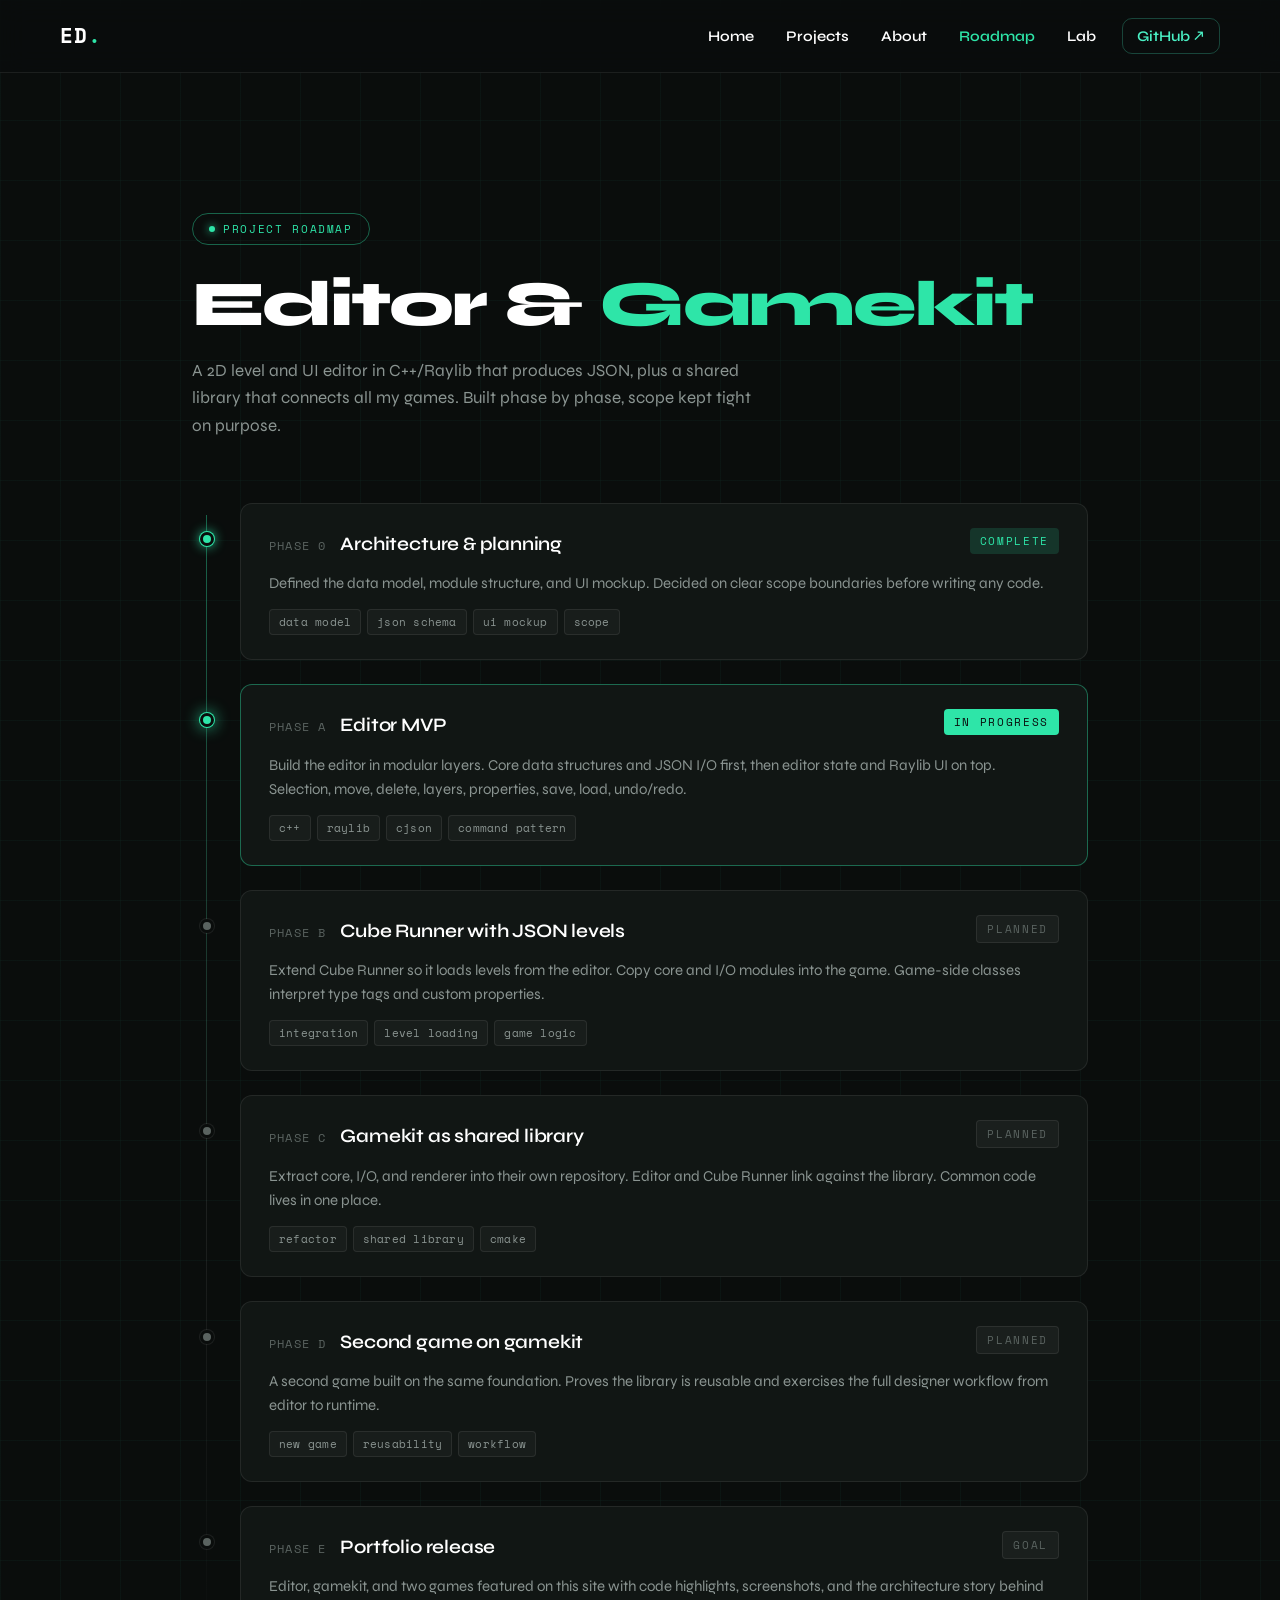
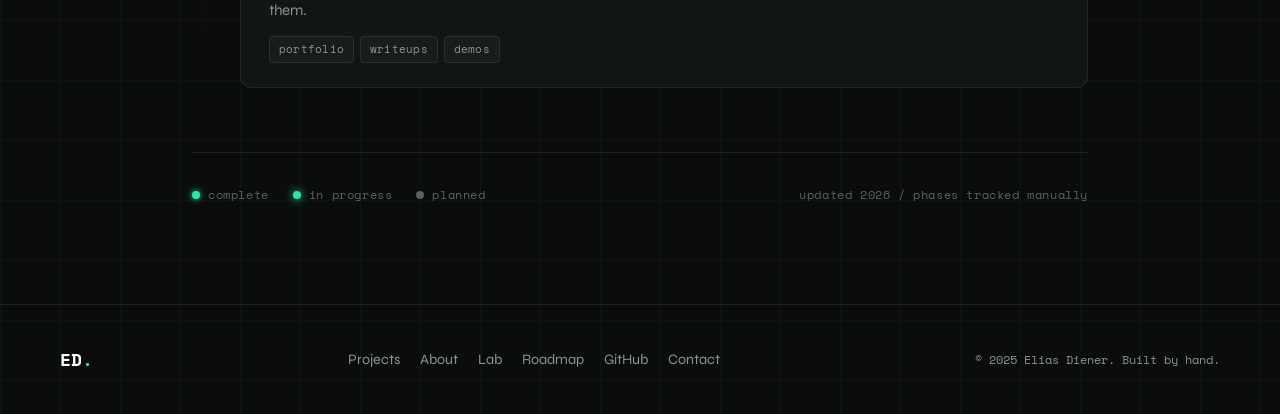
<file: roadmap.html>
<!DOCTYPE html>
<html lang="en">
<head>
  <meta charset="UTF-8" />
  <meta name="viewport" content="width=device-width, initial-scale=1.0" />
  <title>Roadmap — Elias Diener</title>
  <link rel="preconnect" href="https://fonts.googleapis.com">
  <link href="https://fonts.googleapis.com/css2?family=Space+Mono:wght@400;700&family=Syne:wght@400;600;700;800&display=swap" rel="stylesheet">
  <link rel="stylesheet" href="css/main.css" />
  <style>
    /* ===== Roadmap page — dark variant ===== */

    :root {
      --rm-bg: #0a0d0c;
      --rm-grid: rgba(46, 229, 168, 0.04);
      --rm-surface: #111614;
      --rm-border: rgba(255, 255, 255, 0.08);
      --rm-border-strong: rgba(46, 229, 168, 0.4);
      --rm-text: #ffffff;
      --rm-muted: #8a9491;
      --rm-dim: #5a6360;
      --rm-accent: #2ee5a8;
      --rm-accent-dim: rgba(46, 229, 168, 0.15);
      --rm-done: #2ee5a8;
      --rm-active: #2ee5a8;
      --rm-planned: #5a6360;
    }

    body {
      background: var(--rm-bg);
      color: var(--rm-text);
      background-image:
        linear-gradient(to right, var(--rm-grid) 1px, transparent 1px),
        linear-gradient(to bottom, var(--rm-grid) 1px, transparent 1px);
      background-size: 60px 60px;
      min-height: 100vh;
    }

    /* ----- Nav overrides for dark page ----- */
    .nav {
      background: rgba(10, 13, 12, 0.75);
      backdrop-filter: blur(14px);
      -webkit-backdrop-filter: blur(14px);
      border-bottom: 1px solid var(--rm-border);
    }
    .nav .logo,
    .nav .nav-link {
      color: var(--rm-text);
    }
    .nav .logo-dot { color: var(--rm-accent); }
    .nav .nav-link:hover,
    .nav .nav-link.active { color: var(--rm-accent); }
    .nav-toggle span { background: var(--rm-text); }

    /* ----- Page layout ----- */
    .rm-page {
      max-width: 960px;
      margin: 0 auto;
      padding: 140px 32px 100px;
    }

    .rm-badge {
      display: inline-flex;
      align-items: center;
      gap: 8px;
      padding: 6px 16px;
      border: 1px solid var(--rm-border-strong);
      border-radius: 999px;
      font-family: 'Space Mono', monospace;
      font-size: 11px;
      letter-spacing: 0.15em;
      text-transform: uppercase;
      color: var(--rm-accent);
      margin-bottom: 28px;
    }
    .rm-badge::before {
      content: "";
      width: 6px;
      height: 6px;
      background: var(--rm-accent);
      border-radius: 50%;
      box-shadow: 0 0 8px var(--rm-accent);
    }

    .rm-title {
      font-family: 'Syne', sans-serif;
      font-size: clamp(40px, 6vw, 64px);
      font-weight: 800;
      letter-spacing: -0.03em;
      line-height: 1;
      margin-bottom: 20px;
    }
    .rm-title .accent { color: var(--rm-accent); }

    .rm-subtitle {
      font-family: 'Syne', sans-serif;
      color: var(--rm-muted);
      font-size: 17px;
      max-width: 560px;
      margin-bottom: 64px;
      line-height: 1.6;
    }

    /* ----- Timeline ----- */
    .rm-timeline {
      position: relative;
      padding-left: 48px;
    }
    .rm-timeline::before {
      content: "";
      position: absolute;
      left: 14px;
      top: 12px;
      bottom: 12px;
      width: 1px;
      background: linear-gradient(
        to bottom,
        var(--rm-border-strong) 0%,
        var(--rm-border) 60%,
        transparent 100%
      );
    }

    .rm-phase {
      position: relative;
      margin-bottom: 24px;
      background: var(--rm-surface);
      border: 1px solid var(--rm-border);
      border-radius: 12px;
      padding: 24px 28px;
      transition: border-color 0.2s, transform 0.2s;
      font-family: 'Syne', sans-serif;
    }
    .rm-phase:hover {
      border-color: var(--rm-border-strong);
      transform: translateX(2px);
    }
    .rm-phase::before {
      content: "";
      position: absolute;
      left: -41px;
      top: 28px;
      width: 14px;
      height: 14px;
      border-radius: 50%;
      background: var(--rm-planned);
      border: 3px solid var(--rm-bg);
      box-shadow: 0 0 0 1px var(--rm-border);
      transition: all 0.2s;
    }
    .rm-phase[data-status="done"]::before {
      background: var(--rm-done);
      box-shadow: 0 0 0 1px var(--rm-done), 0 0 12px var(--rm-done);
    }
    .rm-phase[data-status="active"]::before {
      background: var(--rm-active);
      box-shadow: 0 0 0 1px var(--rm-active), 0 0 16px var(--rm-active);
      animation: rm-pulse 2s ease-in-out infinite;
    }
    @keyframes rm-pulse {
      0%, 100% { box-shadow: 0 0 0 1px var(--rm-active), 0 0 16px var(--rm-active); }
      50% { box-shadow: 0 0 0 1px var(--rm-active), 0 0 24px var(--rm-active); }
    }
    .rm-phase[data-status="active"] { border-color: var(--rm-border-strong); }

    .rm-phase-header {
      display: flex;
      justify-content: space-between;
      align-items: flex-start;
      gap: 16px;
      margin-bottom: 12px;
      flex-wrap: wrap;
    }
    .rm-phase-title {
      display: flex;
      align-items: baseline;
      gap: 14px;
      flex-wrap: wrap;
    }
    .rm-phase-id {
      font-family: 'Space Mono', monospace;
      font-size: 12px;
      color: var(--rm-dim);
      letter-spacing: 0.1em;
    }
    .rm-phase-name {
      font-size: 19px;
      font-weight: 600;
      color: var(--rm-text);
      letter-spacing: -0.01em;
    }
    .rm-phase-status {
      font-family: 'Space Mono', monospace;
      font-size: 11px;
      letter-spacing: 0.15em;
      text-transform: uppercase;
      padding: 4px 10px;
      border-radius: 4px;
      white-space: nowrap;
    }
    .rm-phase[data-status="done"] .rm-phase-status {
      background: var(--rm-accent-dim);
      color: var(--rm-accent);
    }
    .rm-phase[data-status="active"] .rm-phase-status {
      background: var(--rm-accent);
      color: var(--rm-bg);
    }
    .rm-phase[data-status="planned"] .rm-phase-status {
      background: rgba(255, 255, 255, 0.04);
      color: var(--rm-dim);
      border: 1px solid var(--rm-border);
    }

    .rm-phase-description {
      color: var(--rm-muted);
      font-size: 15px;
      line-height: 1.6;
      margin-bottom: 14px;
    }

    .rm-phase-tags {
      display: flex;
      flex-wrap: wrap;
      gap: 6px;
    }
    .rm-tag {
      font-family: 'Space Mono', monospace;
      font-size: 11px;
      color: var(--rm-muted);
      background: rgba(255, 255, 255, 0.03);
      border: 1px solid var(--rm-border);
      padding: 3px 9px;
      border-radius: 4px;
      letter-spacing: 0.02em;
    }

    /* ----- Legend ----- */
    .rm-legend {
      margin-top: 64px;
      padding-top: 32px;
      border-top: 1px solid var(--rm-border);
      display: flex;
      gap: 24px;
      flex-wrap: wrap;
      font-family: 'Space Mono', monospace;
      font-size: 12px;
      color: var(--rm-dim);
      letter-spacing: 0.05em;
    }
    .rm-legend-item {
      display: flex;
      align-items: center;
      gap: 8px;
    }
    .rm-legend-dot {
      width: 8px;
      height: 8px;
      border-radius: 50%;
    }
    .rm-legend-dot.done   { background: var(--rm-done);    box-shadow: 0 0 6px var(--rm-done); }
    .rm-legend-dot.active { background: var(--rm-active);  box-shadow: 0 0 8px var(--rm-active); }
    .rm-legend-dot.planned{ background: var(--rm-planned); }

    /* ----- Footer overrides for dark page ----- */
    .footer {
      background: transparent;
      border-top: 1px solid var(--rm-border);
    }
    .footer,
    .footer a,
    .footer .footer-copy,
    .footer .footer-logo {
      color: var(--rm-muted);
    }
    .footer .footer-logo { color: var(--rm-text); }
    .footer .logo-dot { color: var(--rm-accent); }
    .footer a:hover { color: var(--rm-accent); }

    /* ----- Mobile ----- */
    @media (max-width: 600px) {
      .rm-page { padding: 120px 20px 80px; }
      .rm-timeline { padding-left: 36px; }
      .rm-phase { padding: 20px; }
      .rm-phase::before { left: -33px; }
      .rm-phase-header { flex-direction: column; gap: 8px; }
    }
  </style>
</head>
<body>

  <!-- NAV -->
  <nav class="nav" id="nav">
    <div class="nav-inner container">
      <a href="index.html" class="logo">ED<span class="logo-dot">.</span></a>
      <button class="nav-toggle" id="navToggle" aria-label="Menu">
        <span></span><span></span><span></span>
      </button>
      <ul class="nav-links" id="navLinks">
        <li><a href="index.html" class="nav-link">Home</a></li>
        <li><a href="projects.html" class="nav-link">Projects</a></li>
        <li><a href="about.html" class="nav-link">About</a></li>
        <li><a href="roadmap.html" class="nav-link active">Roadmap</a></li>
        <li><a href="lab.html" class="nav-link">Lab</a></li>
        <li><a href="https://github.com/EliasDiener" target="_blank" class="nav-link nav-gh">GitHub ↗</a></li>
      </ul>
    </div>
  </nav>

  <!-- PAGE -->
  <main class="rm-page">

    <div class="rm-badge">Project roadmap</div>

    <h1 class="rm-title">Editor &amp; <span class="accent">Gamekit</span></h1>

    <p class="rm-subtitle">
      A 2D level and UI editor in C++/Raylib that produces JSON, plus a shared
      library that connects all my games. Built phase by phase, scope kept tight
      on purpose.
    </p>

    <div class="rm-timeline">

      <div class="rm-phase" data-status="done">
        <div class="rm-phase-header">
          <div class="rm-phase-title">
            <span class="rm-phase-id">PHASE 0</span>
            <span class="rm-phase-name">Architecture &amp; planning</span>
          </div>
          <span class="rm-phase-status">complete</span>
        </div>
        <p class="rm-phase-description">
          Defined the data model, module structure, and UI mockup. Decided on
          clear scope boundaries before writing any code.
        </p>
        <div class="rm-phase-tags">
          <span class="rm-tag">data model</span>
          <span class="rm-tag">json schema</span>
          <span class="rm-tag">ui mockup</span>
          <span class="rm-tag">scope</span>
        </div>
      </div>

      <div class="rm-phase" data-status="active">
        <div class="rm-phase-header">
          <div class="rm-phase-title">
            <span class="rm-phase-id">PHASE A</span>
            <span class="rm-phase-name">Editor MVP</span>
          </div>
          <span class="rm-phase-status">in progress</span>
        </div>
        <p class="rm-phase-description">
          Build the editor in modular layers. Core data structures and JSON I/O
          first, then editor state and Raylib UI on top. Selection, move, delete,
          layers, properties, save, load, undo/redo.
        </p>
        <div class="rm-phase-tags">
          <span class="rm-tag">c++</span>
          <span class="rm-tag">raylib</span>
          <span class="rm-tag">cjson</span>
          <span class="rm-tag">command pattern</span>
        </div>
      </div>

      <div class="rm-phase" data-status="planned">
        <div class="rm-phase-header">
          <div class="rm-phase-title">
            <span class="rm-phase-id">PHASE B</span>
            <span class="rm-phase-name">Cube Runner with JSON levels</span>
          </div>
          <span class="rm-phase-status">planned</span>
        </div>
        <p class="rm-phase-description">
          Extend Cube Runner so it loads levels from the editor. Copy core and
          I/O modules into the game. Game-side classes interpret type tags and
          custom properties.
        </p>
        <div class="rm-phase-tags">
          <span class="rm-tag">integration</span>
          <span class="rm-tag">level loading</span>
          <span class="rm-tag">game logic</span>
        </div>
      </div>

      <div class="rm-phase" data-status="planned">
        <div class="rm-phase-header">
          <div class="rm-phase-title">
            <span class="rm-phase-id">PHASE C</span>
            <span class="rm-phase-name">Gamekit as shared library</span>
          </div>
          <span class="rm-phase-status">planned</span>
        </div>
        <p class="rm-phase-description">
          Extract core, I/O, and renderer into their own repository. Editor and
          Cube Runner link against the library. Common code lives in one place.
        </p>
        <div class="rm-phase-tags">
          <span class="rm-tag">refactor</span>
          <span class="rm-tag">shared library</span>
          <span class="rm-tag">cmake</span>
        </div>
      </div>

      <div class="rm-phase" data-status="planned">
        <div class="rm-phase-header">
          <div class="rm-phase-title">
            <span class="rm-phase-id">PHASE D</span>
            <span class="rm-phase-name">Second game on gamekit</span>
          </div>
          <span class="rm-phase-status">planned</span>
        </div>
        <p class="rm-phase-description">
          A second game built on the same foundation. Proves the library is
          reusable and exercises the full designer workflow from editor to
          runtime.
        </p>
        <div class="rm-phase-tags">
          <span class="rm-tag">new game</span>
          <span class="rm-tag">reusability</span>
          <span class="rm-tag">workflow</span>
        </div>
      </div>

      <div class="rm-phase" data-status="planned">
        <div class="rm-phase-header">
          <div class="rm-phase-title">
            <span class="rm-phase-id">PHASE E</span>
            <span class="rm-phase-name">Portfolio release</span>
          </div>
          <span class="rm-phase-status">goal</span>
        </div>
        <p class="rm-phase-description">
          Editor, gamekit, and two games featured on this site with code
          highlights, screenshots, and the architecture story behind them.
        </p>
        <div class="rm-phase-tags">
          <span class="rm-tag">portfolio</span>
          <span class="rm-tag">writeups</span>
          <span class="rm-tag">demos</span>
        </div>
      </div>

    </div>

    <div class="rm-legend">
      <div class="rm-legend-item"><span class="rm-legend-dot done"></span><span>complete</span></div>
      <div class="rm-legend-item"><span class="rm-legend-dot active"></span><span>in progress</span></div>
      <div class="rm-legend-item"><span class="rm-legend-dot planned"></span><span>planned</span></div>
      <div class="rm-legend-item" style="margin-left:auto;">updated 2026 / phases tracked manually</div>
    </div>

  </main>

  <!-- FOOTER -->
  <footer class="footer">
    <div class="container footer-inner">
      <div class="footer-logo">ED<span class="logo-dot">.</span></div>
      <div class="footer-links">
        <a href="projects.html">Projects</a>
        <a href="about.html">About</a>
        <a href="lab.html">Lab</a>
        <a href="roadmap.html">Roadmap</a>
        <a href="https://github.com/EliasDiener" target="_blank">GitHub</a>
        <a href="mailto:eliasdiener2008@gmail.com">Contact</a>
      </div>
      <div class="footer-copy">© 2025 Elias Diener. Built by hand.</div>
    </div>
  </footer>

  <script src="js/main.js"></script>
</body>
</html>
</file>
<file: css/main.css>
/* ============================================
   MAIN.CSS — Shared styles across all pages
   ============================================ */

/* --- RESET & BASE --- */
*, *::before, *::after { box-sizing: border-box; margin: 0; padding: 0; }
html { scroll-behavior: smooth; font-size: 16px; }
body {
  font-family: 'Syne', sans-serif;
  background: #080c10;
  color: #e8edf3;
  line-height: 1.65;
  min-height: 100vh;
  overflow-x: hidden;
}
a { text-decoration: none; color: inherit; }
img { max-width: 100%; display: block; }
ul { list-style: none; }
code { font-family: 'Space Mono', monospace; }

/* --- CSS VARIABLES --- */
:root {
  --bg:        #080c10;
  --bg-2:      #0d1117;
  --bg-3:      #111820;
  --surface:   #141c26;
  --surface-2: #1a2433;
  --border:    rgba(255,255,255,0.07);
  --border-2:  rgba(255,255,255,0.12);

  --text:      #e8edf3;
  --muted:     #8895a7;
  --soft:      #b4c1d0;

  --accent:    #4af0c4;   /* teal-green — sharp */
  --accent-2:  #3b82f6;   /* blue */
  --accent-3:  #f59e0b;   /* amber — WIP */

  --radius:    16px;
  --radius-sm: 10px;
  --max:       1160px;

  --shadow: 0 24px 64px rgba(0,0,0,0.5);
  --shadow-sm: 0 4px 20px rgba(0,0,0,0.3);
}

/* --- TYPOGRAPHY --- */
h1, h2, h3, h4 { font-family: 'Syne', sans-serif; line-height: 1.1; }
h1 { font-size: clamp(2.8rem, 6vw, 5.2rem); font-weight: 800; }
h2 { font-size: clamp(2rem, 4vw, 3rem); font-weight: 800; }
h3 { font-size: 1.2rem; font-weight: 700; }
p  { color: var(--soft); }

.section-label {
  font-family: 'Space Mono', monospace;
  font-size: 0.78rem;
  letter-spacing: 0.16em;
  text-transform: uppercase;
  color: var(--accent);
  margin-bottom: 12px;
  display: block;
}
.section-title { margin-bottom: 12px; }

/* --- LAYOUT --- */
.container {
  width: min(92%, var(--max));
  margin: 0 auto;
}

/* --- BUTTONS --- */
.btn {
  display: inline-flex;
  align-items: center;
  justify-content: center;
  gap: 8px;
  padding: 13px 22px;
  border-radius: var(--radius-sm);
  font-family: 'Syne', sans-serif;
  font-weight: 700;
  font-size: 0.95rem;
  transition: all 0.2s ease;
  cursor: pointer;
  border: 1px solid transparent;
  white-space: nowrap;
}
.btn:hover { transform: translateY(-2px); }

.btn-primary {
  background: var(--accent);
  color: #000;
  border-color: var(--accent);
}
.btn-primary:hover { background: #6bf8d2; box-shadow: 0 0 24px rgba(74,240,196,0.25); }

.btn-ghost {
  background: transparent;
  color: var(--text);
  border-color: var(--border-2);
}
.btn-ghost:hover { background: var(--surface); border-color: var(--accent); color: var(--accent); }

.btn-outline {
  background: transparent;
  color: var(--accent);
  border-color: var(--accent);
}
.btn-outline:hover { background: rgba(74,240,196,0.08); }

.btn-full { width: 100%; }
.btn-sm { padding: 10px 16px; font-size: 0.88rem; }

/* --- NAV --- */
.nav {
  position: sticky;
  top: 0;
  z-index: 1000;
  background: rgba(8, 12, 16, 0.80);
  backdrop-filter: blur(16px);
  -webkit-backdrop-filter: blur(16px);
  border-bottom: 1px solid var(--border);
  transition: background 0.3s;
}
.nav.scrolled {
  background: rgba(8, 12, 16, 0.96);
  border-bottom-color: var(--border-2);
}
.nav-inner {
  display: flex;
  align-items: center;
  justify-content: space-between;
  min-height: 72px;
  gap: 20px;
}
.logo {
  font-family: 'Space Mono', monospace;
  font-size: 1.3rem;
  font-weight: 700;
  letter-spacing: 0.05em;
  color: var(--text);
  flex-shrink: 0;
}
.logo-dot { color: var(--accent); }

.nav-links {
  display: flex;
  align-items: center;
  gap: 4px;
}
.nav-link {
  padding: 8px 14px;
  border-radius: var(--radius-sm);
  font-size: 0.92rem;
  font-weight: 600;
  color: var(--muted);
  transition: all 0.18s;
}
.nav-link:hover { color: var(--text); background: var(--surface); }
.nav-link.active { color: var(--text); }
.nav-gh {
  color: var(--accent) !important;
  border: 1px solid rgba(74,240,196,0.25);
  margin-left: 8px;
}
.nav-gh:hover { background: rgba(74,240,196,0.08) !important; }

.nav-toggle {
  display: none;
  flex-direction: column;
  gap: 5px;
  background: none;
  border: none;
  cursor: pointer;
  padding: 6px;
}
.nav-toggle span {
  display: block;
  width: 24px;
  height: 2px;
  background: var(--text);
  border-radius: 2px;
  transition: all 0.2s;
}

/* --- SHARED HERO BG ELEMENTS --- */
.hero-bg {
  position: absolute;
  inset: 0;
  pointer-events: none;
  overflow: hidden;
}
.grid-texture {
  position: absolute;
  inset: 0;
  background-image:
    linear-gradient(rgba(255,255,255,0.025) 1px, transparent 1px),
    linear-gradient(90deg, rgba(255,255,255,0.025) 1px, transparent 1px);
  background-size: 48px 48px;
  mask-image: radial-gradient(ellipse 80% 60% at 50% 0%, black 30%, transparent 80%);
}
.glow {
  position: absolute;
  border-radius: 50%;
  filter: blur(80px);
  opacity: 0.18;
  pointer-events: none;
}
.glow-1 {
  width: 600px; height: 400px;
  top: -80px; left: -60px;
  background: var(--accent);
}
.glow-2 {
  width: 500px; height: 400px;
  top: -40px; right: -80px;
  background: var(--accent-2);
}

/* --- PAGE HERO (inner pages) --- */
.page-hero {
  position: relative;
  padding: 80px 0 60px;
  border-bottom: 1px solid var(--border);
  overflow: hidden;
}
.page-title {
  font-size: clamp(3rem, 7vw, 5.5rem);
  font-weight: 800;
  letter-spacing: -0.02em;
  margin-bottom: 16px;
}
.page-sub {
  font-size: 1.05rem;
  color: var(--muted);
  max-width: 560px;
}

/* --- SHARED PROJECT TAGS --- */
.project-tag {
  font-family: 'Space Mono', monospace;
  font-size: 0.74rem;
  padding: 4px 10px;
  border-radius: 999px;
  background: var(--surface);
  border: 1px solid var(--border-2);
  color: var(--soft);
  letter-spacing: 0.04em;
}
.wip-tag {
  color: var(--accent-3);
  border-color: rgba(245,158,11,0.3);
  background: rgba(245,158,11,0.08);
}
.tag-done {
  color: var(--accent);
  border-color: rgba(74,240,196,0.3);
  background: rgba(74,240,196,0.08);
}

/* --- CODE HIGHLIGHT --- */
.code-highlight {
  border-radius: var(--radius-sm);
  border: 1px solid var(--border-2);
  overflow: hidden;
  background: #06090d;
}
.code-header {
  display: flex;
  align-items: center;
  justify-content: space-between;
  padding: 10px 16px;
  background: var(--surface);
  border-bottom: 1px solid var(--border);
}
.code-filename {
  font-family: 'Space Mono', monospace;
  font-size: 0.78rem;
  color: var(--accent);
}
.code-lang {
  font-family: 'Space Mono', monospace;
  font-size: 0.72rem;
  color: var(--muted);
  text-transform: uppercase;
  letter-spacing: 0.1em;
}
.code-highlight pre {
  padding: 18px 16px;
  overflow-x: auto;
  font-family: 'Space Mono', monospace;
  font-size: 0.82rem;
  line-height: 1.7;
  color: #b4c1d0;
}
.c-comment { color: #4a5f70; }
.c-kw { color: #56b6c2; }
.c-type { color: #c678dd; }
.c-fn  { color: #61afef; }
.c-str { color: #98c379; }

/* --- FOOTER --- */
.footer {
  border-top: 1px solid var(--border);
  padding: 40px 0;
  background: var(--bg-2);
}
.footer-inner {
  display: flex;
  align-items: center;
  justify-content: space-between;
  gap: 24px;
  flex-wrap: wrap;
}
.footer-logo {
  font-family: 'Space Mono', monospace;
  font-size: 1.1rem;
  font-weight: 700;
  color: var(--muted);
}
.footer-links {
  display: flex;
  gap: 20px;
  flex-wrap: wrap;
}
.footer-links a {
  font-size: 0.9rem;
  color: var(--muted);
  transition: color 0.18s;
}
.footer-links a:hover { color: var(--text); }
.footer-copy {
  font-family: 'Space Mono', monospace;
  font-size: 0.78rem;
  color: var(--muted);
}

/* --- REVEAL ANIMATIONS --- */
.reveal {
  opacity: 0;
  transform: translateY(20px);
  transition: opacity 0.6s ease, transform 0.6s ease;
}
.reveal.visible {
  opacity: 1;
  transform: none;
}
.reveal-delay-1 { transition-delay: 0.1s; }
.reveal-delay-2 { transition-delay: 0.2s; }
.reveal-delay-3 { transition-delay: 0.3s; }
.reveal-delay-4 { transition-delay: 0.4s; }

/* --- RESPONSIVE NAV --- */
@media (max-width: 780px) {
  .nav-toggle { display: flex; }
  .nav-links {
    position: absolute;
    top: 72px; left: 0; right: 0;
    background: rgba(8,12,16,0.98);
    backdrop-filter: blur(16px);
    flex-direction: column;
    gap: 4px;
    padding: 16px;
    border-bottom: 1px solid var(--border);
    transform: translateY(-10px);
    opacity: 0;
    pointer-events: none;
    transition: all 0.2s ease;
    z-index: 999;
  }
  .nav-links.open {
    transform: none;
    opacity: 1;
    pointer-events: all;
  }
  .nav-link { width: 100%; padding: 12px 16px; }
  .nav-gh { margin-left: 0; }
  .footer-inner { flex-direction: column; text-align: center; }
  .footer-links { justify-content: center; }
}
</file>
<file: css/index.css>
/* ============================================
   INDEX.CSS — Home page styles
   ============================================ */

/* --- HERO --- */
.hero {
  position: relative;
  min-height: calc(100vh - 72px);
  display: flex;
  align-items: center;
  padding: 80px 0 60px;
  overflow: hidden;
}
.hero-content { position: relative; z-index: 1; }

.hero-label {
  display: inline-flex;
  align-items: center;
  gap: 8px;
  font-family: 'Space Mono', monospace;
  font-size: 0.78rem;
  letter-spacing: 0.12em;
  text-transform: uppercase;
  color: var(--accent);
  padding: 7px 14px;
  border: 1px solid rgba(74,240,196,0.25);
  border-radius: 999px;
  margin-bottom: 24px;
}
.dot {
  width: 7px; height: 7px;
  background: var(--accent);
  border-radius: 50%;
  animation: pulse 2s ease infinite;
}
@keyframes pulse {
  0%, 100% { opacity: 1; transform: scale(1); }
  50% { opacity: 0.5; transform: scale(0.8); }
}

.hero-title {
  display: flex;
  flex-direction: column;
  gap: 4px;
  margin-bottom: 22px;
  letter-spacing: -0.03em;
}
.hero-title .line { display: block; }
.accent-line { color: var(--accent); }

.hero-sub {
  font-size: 1.1rem;
  color: var(--soft);
  max-width: 520px;
  margin-bottom: 32px;
  line-height: 1.7;
}

.btn-row { display: flex; gap: 12px; flex-wrap: wrap; }

.hero-stats {
  display: flex;
  align-items: center;
  gap: 28px;
  margin-top: 56px;
  padding-top: 32px;
  border-top: 1px solid var(--border);
  flex-wrap: wrap;
}
.stat { display: flex; flex-direction: column; gap: 4px; }
.stat-num {
  font-family: 'Space Mono', monospace;
  font-size: 1.5rem;
  font-weight: 700;
  color: var(--text);
}
.stat-label {
  font-size: 0.8rem;
  color: var(--muted);
  text-transform: uppercase;
  letter-spacing: 0.08em;
}
.stat-divider {
  width: 1px;
  height: 44px;
  background: var(--border-2);
}

.scroll-hint {
  position: absolute;
  bottom: 32px;
  left: min(4%, calc((100% - var(--max)) / 2 + 4%));
  display: flex;
  align-items: center;
  gap: 10px;
  font-family: 'Space Mono', monospace;
  font-size: 0.72rem;
  letter-spacing: 0.15em;
  text-transform: uppercase;
  color: var(--muted);
  writing-mode: vertical-rl;
}
.scroll-line {
  width: 1px;
  height: 48px;
  background: linear-gradient(to bottom, var(--muted), transparent);
  animation: scrollLine 1.8s ease infinite;
}
@keyframes scrollLine {
  0% { transform: scaleY(0); transform-origin: top; }
  50% { transform: scaleY(1); transform-origin: top; }
  51% { transform: scaleY(1); transform-origin: bottom; }
  100% { transform: scaleY(0); transform-origin: bottom; }
}

/* --- FEATURED --- */
.featured { padding: 100px 0; }

.featured-grid {
  display: grid;
  grid-template-columns: 1.1fr 0.9fr;
  grid-template-rows: auto auto;
  gap: 20px;
  margin-top: 36px;
}

.project-card {
  position: relative;
  border-radius: var(--radius);
  border: 1px solid var(--border);
  overflow: hidden;
  background: var(--surface);
  padding: 28px;
  transition: border-color 0.2s, transform 0.2s;
  cursor: default;
}
.project-card:hover {
  border-color: var(--border-2);
  transform: translateY(-3px);
}
.project-card--large {
  grid-row: 1 / 3;
  display: flex;
  flex-direction: column;
  justify-content: flex-end;
  min-height: 340px;
}

.project-card-bg {
  position: absolute;
  inset: 0;
  background: radial-gradient(circle at 30% 40%,
    hsl(var(--card-hue), 70%, 30%, 0.18),
    transparent 60%);
  pointer-events: none;
}

.project-card-inner { position: relative; z-index: 1; }
.project-meta { display: flex; gap: 8px; flex-wrap: wrap; margin-bottom: 14px; }
.project-name { font-size: 1.5rem; margin-bottom: 10px; color: var(--text); }
.project-desc { font-size: 0.92rem; color: var(--soft); line-height: 1.6; }

.project-footer { margin-top: 20px; }
.project-link {
  font-family: 'Space Mono', monospace;
  font-size: 0.82rem;
  color: var(--accent);
  transition: opacity 0.18s;
}
.project-link:hover { opacity: 0.7; }

.project-number {
  position: absolute;
  bottom: 20px;
  right: 24px;
  font-family: 'Space Mono', monospace;
  font-size: 3.5rem;
  font-weight: 700;
  color: rgba(255,255,255,0.04);
  line-height: 1;
  pointer-events: none;
  user-select: none;
}

.project-card--wip { border-color: rgba(245,158,11,0.15); }
.project-card--wip:hover { border-color: rgba(245,158,11,0.3); }

.see-all { text-align: center; margin-top: 40px; }

/* --- ABOUT TEASER --- */
.about-teaser { padding: 100px 0; border-top: 1px solid var(--border); }
.about-teaser-grid {
  display: grid;
  grid-template-columns: 1fr 1fr;
  gap: 60px;
  align-items: center;
}
.about-teaser-text p {
  font-size: 1rem;
  color: var(--soft);
  max-width: 440px;
  margin-top: 12px;
}

/* SKILL BARS */
.skill-row { display: flex; flex-direction: column; gap: 18px; }
.skill-bar-item { display: flex; flex-direction: column; gap: 8px; }
.skill-bar-item > span {
  font-family: 'Space Mono', monospace;
  font-size: 0.8rem;
  color: var(--soft);
}
.skill-bar {
  height: 4px;
  background: var(--surface-2);
  border-radius: 999px;
  overflow: hidden;
}
.skill-fill {
  height: 100%;
  width: 0;
  background: linear-gradient(90deg, var(--accent), var(--accent-2));
  border-radius: 999px;
  transition: width 1s ease;
}
.skill-fill.animated { width: var(--w); }

/* --- RESPONSIVE --- */
@media (max-width: 900px) {
  .featured-grid { grid-template-columns: 1fr; }
  .project-card--large { grid-row: auto; min-height: 260px; }
  .about-teaser-grid { grid-template-columns: 1fr; gap: 40px; }
  .hero { padding: 60px 0 80px; }
  .scroll-hint { display: none; }
  .hero-stats { gap: 20px; }
  .stat-divider { height: 32px; }
}
@media (max-width: 560px) {
  .hero-stats { flex-direction: column; gap: 16px; align-items: flex-start; }
  .stat-divider { display: none; }
}
</file>
<file: css/about.css>
/* ============================================
   ABOUT.CSS — About page styles
   ============================================ */

.about-main { padding: 60px 0 100px; }

.about-grid {
  display: grid;
  grid-template-columns: 340px 1fr;
  gap: 48px;
  align-items: start;
}

/* --- LEFT COL --- */
.about-left { display: flex; flex-direction: column; gap: 24px; }

.about-card {
  background: var(--surface);
  border: 1px solid var(--border);
  border-radius: var(--radius);
  padding: 28px;
  display: flex;
  flex-direction: column;
  gap: 20px;
}

.about-avatar { display: flex; justify-content: center; }
.avatar-placeholder {
  width: 80px; height: 80px;
  border-radius: 50%;
  background: linear-gradient(135deg, var(--accent), var(--accent-2));
  display: flex; align-items: center; justify-content: center;
  font-family: 'Space Mono', monospace;
  font-size: 1.2rem;
  font-weight: 700;
  color: #000;
}

.about-identity { text-align: center; }
.about-identity h2 { font-size: 1.4rem; color: var(--text); }
.about-role {
  font-family: 'Space Mono', monospace;
  font-size: 0.78rem;
  color: var(--muted);
  margin-top: 4px;
  display: block;
}

.about-contact-list { display: flex; flex-direction: column; gap: 10px; }
.contact-item {
  display: flex;
  align-items: center;
  gap: 10px;
  font-size: 0.85rem;
  color: var(--soft);
  padding: 9px 12px;
  border-radius: var(--radius-sm);
  background: var(--bg);
  border: 1px solid var(--border);
  transition: border-color 0.18s, color 0.18s;
  word-break: break-all;
}
a.contact-item:hover { border-color: var(--border-2); color: var(--text); }
.contact-icon {
  font-size: 0.9rem;
  color: var(--muted);
  flex-shrink: 0;
}

/* SKILLS BLOCK */
.skills-block {
  background: var(--surface);
  border: 1px solid var(--border);
  border-radius: var(--radius);
  padding: 24px;
}
.skills-block h3 {
  font-family: 'Space Mono', monospace;
  font-size: 0.78rem;
  letter-spacing: 0.14em;
  text-transform: uppercase;
  color: var(--muted);
  margin-bottom: 18px;
}
.stack-grid {
  display: grid;
  grid-template-columns: 1fr 1fr;
  gap: 8px;
}
.stack-item {
  padding: 10px 12px;
  border-radius: var(--radius-sm);
  border: 1px solid var(--border);
  display: flex;
  flex-direction: column;
  gap: 3px;
}
.stack-name { font-size: 0.88rem; font-weight: 700; color: var(--text); }
.stack-level {
  font-family: 'Space Mono', monospace;
  font-size: 0.68rem;
  text-transform: uppercase;
  letter-spacing: 0.08em;
}
.level-main { border-color: rgba(74,240,196,0.2); background: rgba(74,240,196,0.04); }
.level-main .stack-level { color: var(--accent); }
.level-mid  { border-color: rgba(59,130,246,0.2); background: rgba(59,130,246,0.04); }
.level-mid  .stack-level { color: var(--accent-2); }
.level-sys  { border-color: var(--border); }
.level-sys  .stack-level { color: var(--muted); }

/* --- RIGHT COL --- */
.about-right { display: flex; flex-direction: column; gap: 48px; }

.about-text h2 { margin-bottom: 20px; }
.about-text p {
  font-size: 1rem;
  color: var(--soft);
  line-height: 1.75;
  margin-bottom: 14px;
}
.about-text p:last-child { margin-bottom: 0; }

/* --- TIMELINE --- */
.timeline-heading {
  font-family: 'Space Mono', monospace;
  font-size: 0.78rem;
  letter-spacing: 0.14em;
  text-transform: uppercase;
  color: var(--muted);
  margin-bottom: 28px;
}
.timeline {
  position: relative;
  padding-left: 28px;
}
.timeline::before {
  content: '';
  position: absolute;
  left: 6px;
  top: 8px;
  bottom: 8px;
  width: 1px;
  background: linear-gradient(to bottom, var(--accent), var(--border), transparent);
}
.timeline-item {
  position: relative;
  padding-bottom: 32px;
  padding-left: 20px;
}
.timeline-item:last-child { padding-bottom: 0; }
.timeline-dot {
  position: absolute;
  left: -22px;
  top: 6px;
  width: 12px; height: 12px;
  border-radius: 50%;
  background: var(--surface);
  border: 2px solid var(--border-2);
  transition: border-color 0.2s;
}
.timeline-item:hover .timeline-dot { border-color: var(--accent); }
.timeline-dot--start { border-color: var(--accent); background: rgba(74,240,196,0.15); }

.timeline-year {
  font-family: 'Space Mono', monospace;
  font-size: 0.74rem;
  color: var(--muted);
  display: block;
  margin-bottom: 4px;
  letter-spacing: 0.06em;
}
.timeline-content h4 {
  font-size: 1rem;
  font-weight: 700;
  color: var(--text);
  margin-bottom: 4px;
}
.timeline-content p {
  font-size: 0.88rem;
  color: var(--muted);
  line-height: 1.5;
}

/* --- RESPONSIVE --- */
@media (max-width: 900px) {
  .about-grid { grid-template-columns: 1fr; }
  .about-left { flex-direction: column; }
}
@media (max-width: 560px) {
  .stack-grid { grid-template-columns: 1fr 1fr; }
}
</file>
<file: css/projects.css>
/* ============================================
   PROJECTS.CSS — Projects page styles
   ============================================ */

.projects-main { padding: 60px 0 100px; }

/* --- FILTER BAR --- */
.filter-bar {
  display: flex;
  gap: 10px;
  margin-bottom: 56px;
  flex-wrap: wrap;
}
.filter-btn {
  font-family: 'Space Mono', monospace;
  font-size: 0.8rem;
  letter-spacing: 0.08em;
  padding: 9px 18px;
  border-radius: 999px;
  border: 1px solid var(--border-2);
  background: transparent;
  color: var(--muted);
  cursor: pointer;
  transition: all 0.18s;
  text-transform: uppercase;
}
.filter-btn:hover { color: var(--text); border-color: var(--border-2); background: var(--surface); }
.filter-btn.active {
  background: var(--accent);
  border-color: var(--accent);
  color: #000;
}

/* --- PROJECT SHOWCASE --- */
.project-showcase {
  border: 1px solid var(--border);
  border-radius: var(--radius);
  overflow: hidden;
  background: var(--surface);
  margin-bottom: 40px;
  transition: border-color 0.2s;
}
.project-showcase:hover { border-color: var(--border-2); }
.project-showcase--wip { border-color: rgba(245,158,11,0.2); }
.project-showcase--wip:hover { border-color: rgba(245,158,11,0.4); }
.project-showcase.hidden { display: none; }

.wip-banner {
  background: rgba(245,158,11,0.1);
  border-bottom: 1px solid rgba(245,158,11,0.2);
  padding: 10px 28px;
  font-family: 'Space Mono', monospace;
  font-size: 0.78rem;
  color: var(--accent-3);
  letter-spacing: 0.06em;
}

.showcase-header {
  padding: 32px 32px 24px;
  border-bottom: 1px solid var(--border);
}
.showcase-meta {
  display: flex;
  align-items: center;
  gap: 16px;
  margin-bottom: 12px;
  flex-wrap: wrap;
}
.showcase-num {
  font-family: 'Space Mono', monospace;
  font-size: 0.78rem;
  color: var(--muted);
  border: 1px solid var(--border-2);
  padding: 4px 10px;
  border-radius: 6px;
}
.tag-row { display: flex; gap: 8px; flex-wrap: wrap; }

.showcase-title {
  font-size: clamp(1.8rem, 3.5vw, 2.6rem);
  font-weight: 800;
  letter-spacing: -0.02em;
  margin-bottom: 8px;
  color: var(--text);
}
.showcase-tagline {
  font-family: 'Space Mono', monospace;
  font-size: 0.88rem;
  color: var(--muted);
  line-height: 1.5;
}

.showcase-body {
  display: grid;
  grid-template-columns: 1fr 1.1fr;
  gap: 0;
}
.showcase-body--reverse { direction: rtl; }
.showcase-body--reverse > * { direction: ltr; }

.showcase-left {
  border-right: 1px solid var(--border);
  padding: 28px;
  display: flex;
  flex-direction: column;
  gap: 20px;
}
.showcase-right {
  padding: 28px 32px;
  display: flex;
  flex-direction: column;
  gap: 22px;
}

/* SCREENSHOT AREA */
.showcase-screen {
  border-radius: var(--radius-sm);
  overflow: hidden;
  border: 1px solid var(--border);
  aspect-ratio: 16/10;
  background: var(--bg);
}
.showcase-screen img { width: 100%; height: 100%; object-fit: cover; }
.screen-placeholder {
  width: 100%; height: 100%;
  display: flex;
  flex-direction: column;
  align-items: center;
  justify-content: center;
  gap: 10px;
  color: var(--muted);
  font-family: 'Space Mono', monospace;
  font-size: 0.78rem;
  text-align: center;
  padding: 20px;
  border: 2px dashed var(--border-2);
  border-radius: var(--radius-sm);
}
.screen-icon { font-size: 2rem; }
.screen-placeholder code { color: var(--muted); opacity: 0.6; font-size: 0.7rem; }
.wip-placeholder { border-color: rgba(245,158,11,0.2); }

/* PROGRESS BLOCK */
.progress-block {
  border: 1px solid var(--border);
  border-radius: var(--radius-sm);
  padding: 16px;
  background: var(--bg);
}
.progress-header {
  display: flex;
  justify-content: space-between;
  font-family: 'Space Mono', monospace;
  font-size: 0.76rem;
  color: var(--muted);
  margin-bottom: 10px;
}
.progress-bar {
  height: 4px;
  background: var(--surface-2);
  border-radius: 999px;
  overflow: hidden;
  margin-bottom: 14px;
}
.progress-fill {
  height: 100%;
  width: 0;
  background: linear-gradient(90deg, var(--accent-3), var(--accent));
  border-radius: 999px;
  transition: width 1.2s ease;
}
.progress-fill.animated { width: var(--p); }
.progress-items { display: flex; flex-direction: column; gap: 6px; }
.progress-item {
  font-family: 'Space Mono', monospace;
  font-size: 0.76rem;
  padding: 4px 0;
  color: var(--muted);
}
.progress-item.done { color: var(--accent); }
.progress-item.pending { color: var(--muted); }

/* SHOWCASE DESC */
.showcase-desc p { font-size: 0.95rem; line-height: 1.7; }

/* FEATURE LIST */
.feature-list h3 {
  font-family: 'Space Mono', monospace;
  font-size: 0.78rem;
  letter-spacing: 0.12em;
  text-transform: uppercase;
  color: var(--muted);
  margin-bottom: 12px;
}
.feature-list ul { display: flex; flex-direction: column; gap: 8px; }
.feature-list li {
  font-size: 0.92rem;
  color: var(--soft);
  padding-left: 16px;
  position: relative;
}
.feature-list li::before {
  content: '→';
  position: absolute;
  left: 0;
  color: var(--accent);
  font-family: 'Space Mono', monospace;
  font-size: 0.8rem;
}

.showcase-actions { margin-top: auto; padding-top: 8px; }

/* --- RESPONSIVE --- */
/* --- CODE NOTE --- */
.code-note {
  display: flex;
  align-items: flex-start;
  gap: 8px;
  font-size: 0.85rem;
  color: var(--muted);
  background: var(--bg);
  border: 1px solid var(--border-2);
  border-radius: var(--radius-sm);
  padding: 10px 14px;
  line-height: 1.5;
}
.note-icon { flex-shrink: 0; color: var(--accent-2); }
.code-note code { font-size: 0.82rem; color: var(--accent); }

/* --- ACCORDION --- */
.code-accordion {
  border-top: 1px solid var(--border);
}

.accordion-toggle {
  width: 100%;
  display: flex;
  align-items: center;
  gap: 12px;
  padding: 14px 28px;
  background: none;
  border: none;
  border-bottom: 1px solid var(--border);
  cursor: pointer;
  text-align: left;
  transition: background 0.18s;
  color: var(--soft);
}
.accordion-toggle:last-of-type { border-bottom: none; }
.accordion-toggle:hover { background: rgba(255,255,255,0.03); }

.acc-icon {
  font-size: 0.65rem;
  color: var(--accent);
  width: 14px;
  flex-shrink: 0;
  transition: transform 0.2s;
}
.acc-filename {
  font-family: 'Space Mono', monospace;
  font-size: 0.82rem;
  color: var(--text);
}
.acc-lines {
  font-family: 'Space Mono', monospace;
  font-size: 0.72rem;
  color: var(--muted);
  margin-left: auto;
}

.accordion-body {
  display: none;
  border-bottom: 1px solid var(--border);
}
.accordion-body.open { display: block; }

.accordion-body pre {
  padding: 20px 24px;
  overflow-x: auto;
  font-family: 'Space Mono', monospace;
  font-size: 0.78rem;
  line-height: 1.75;
  color: #b4c1d0;
  background: #06090d;
  margin: 0;
  max-height: 520px;
  overflow-y: auto;
}
/* scrollbar styling */
.accordion-body pre::-webkit-scrollbar { width: 6px; height: 6px; }
.accordion-body pre::-webkit-scrollbar-track { background: #06090d; }
.accordion-body pre::-webkit-scrollbar-thumb { background: var(--surface-2); border-radius: 3px; }

/* syntax colors */
.c-comment { color: #4a5f70; font-style: italic; }
.c-kw      { color: #56b6c2; }
.c-type    { color: #c678dd; }
.c-fn      { color: #61afef; }
.c-str     { color: #98c379; }
.c-pp      { color: #e5c07b; }

@media (max-width: 900px) {
  .showcase-body { grid-template-columns: 1fr; }
  .showcase-body--reverse { direction: ltr; }
  .showcase-left { border-right: none; border-bottom: 1px solid var(--border); }
  .showcase-header { padding: 24px 20px 18px; }
  .showcase-left, .showcase-right { padding: 20px; }
  .accordion-toggle { padding: 14px 20px; }
  .accordion-body pre { padding: 16px; font-size: 0.74rem; }
}
</file>
